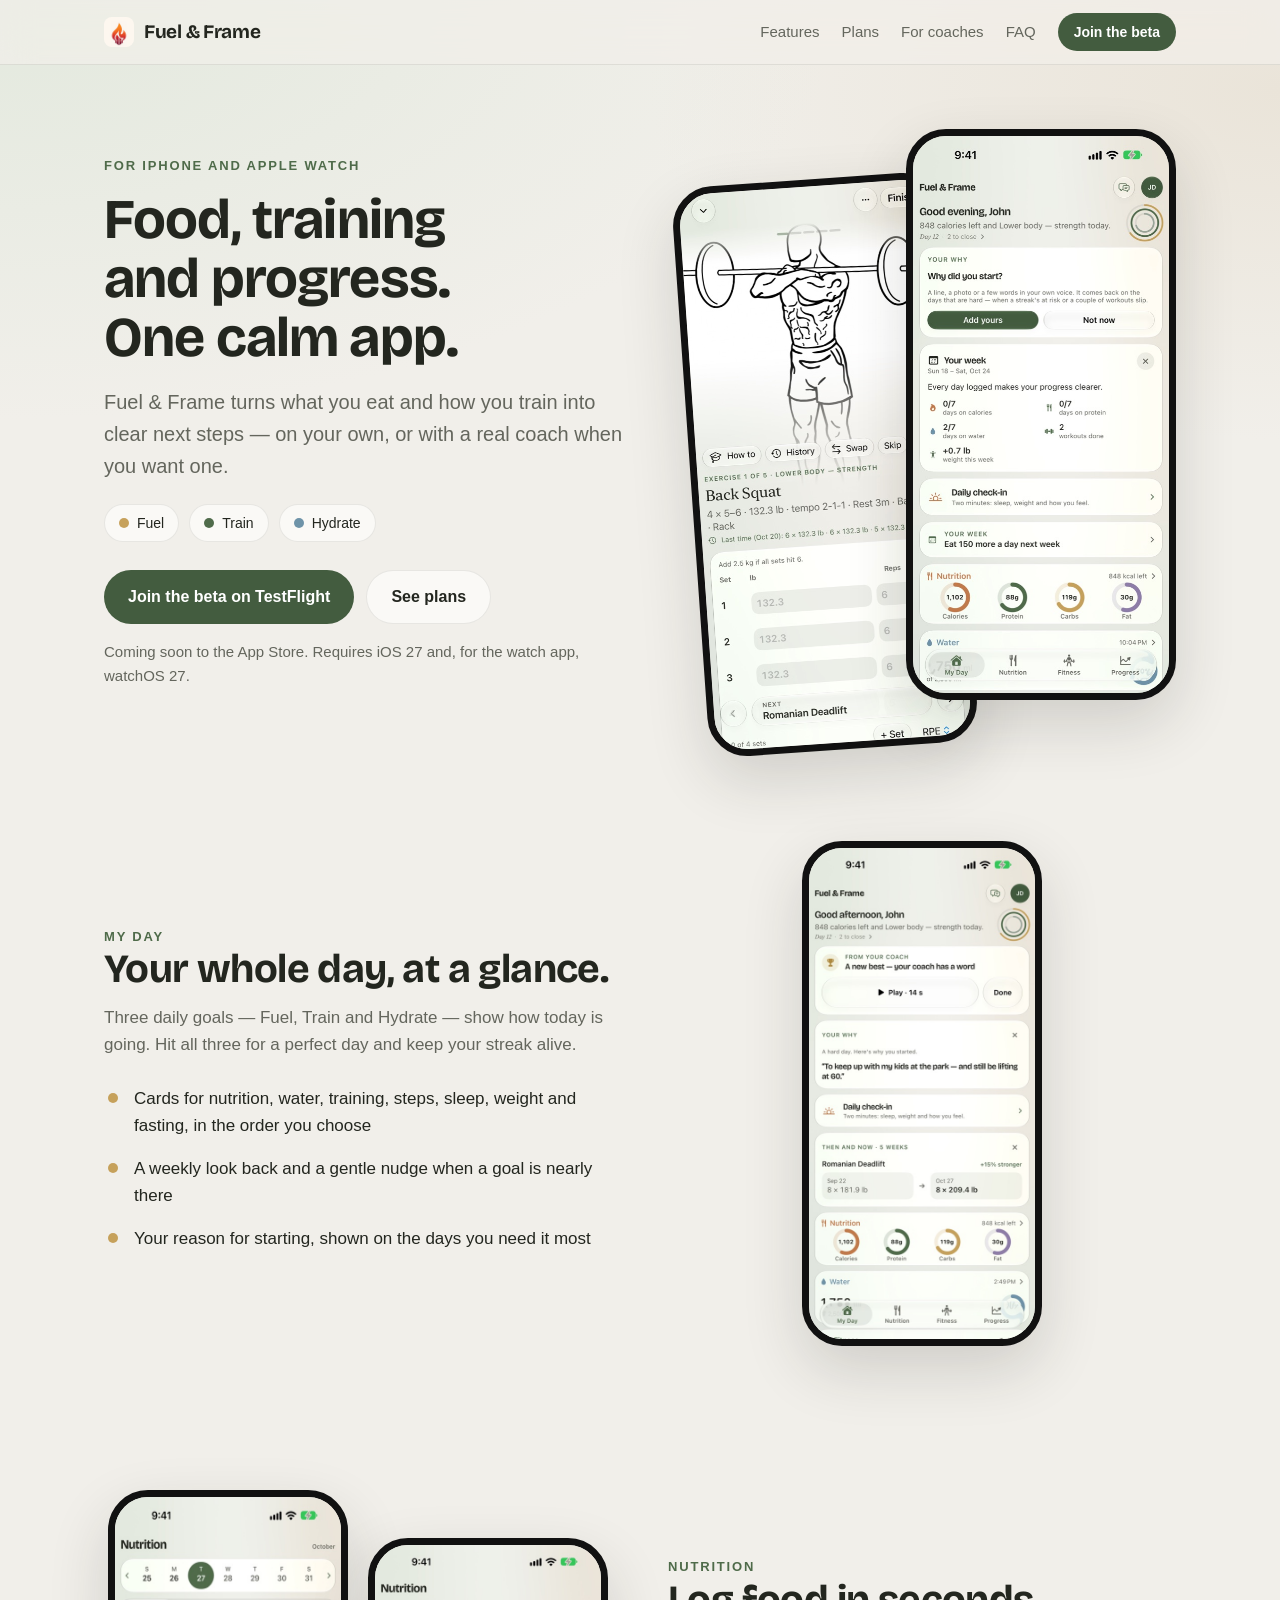
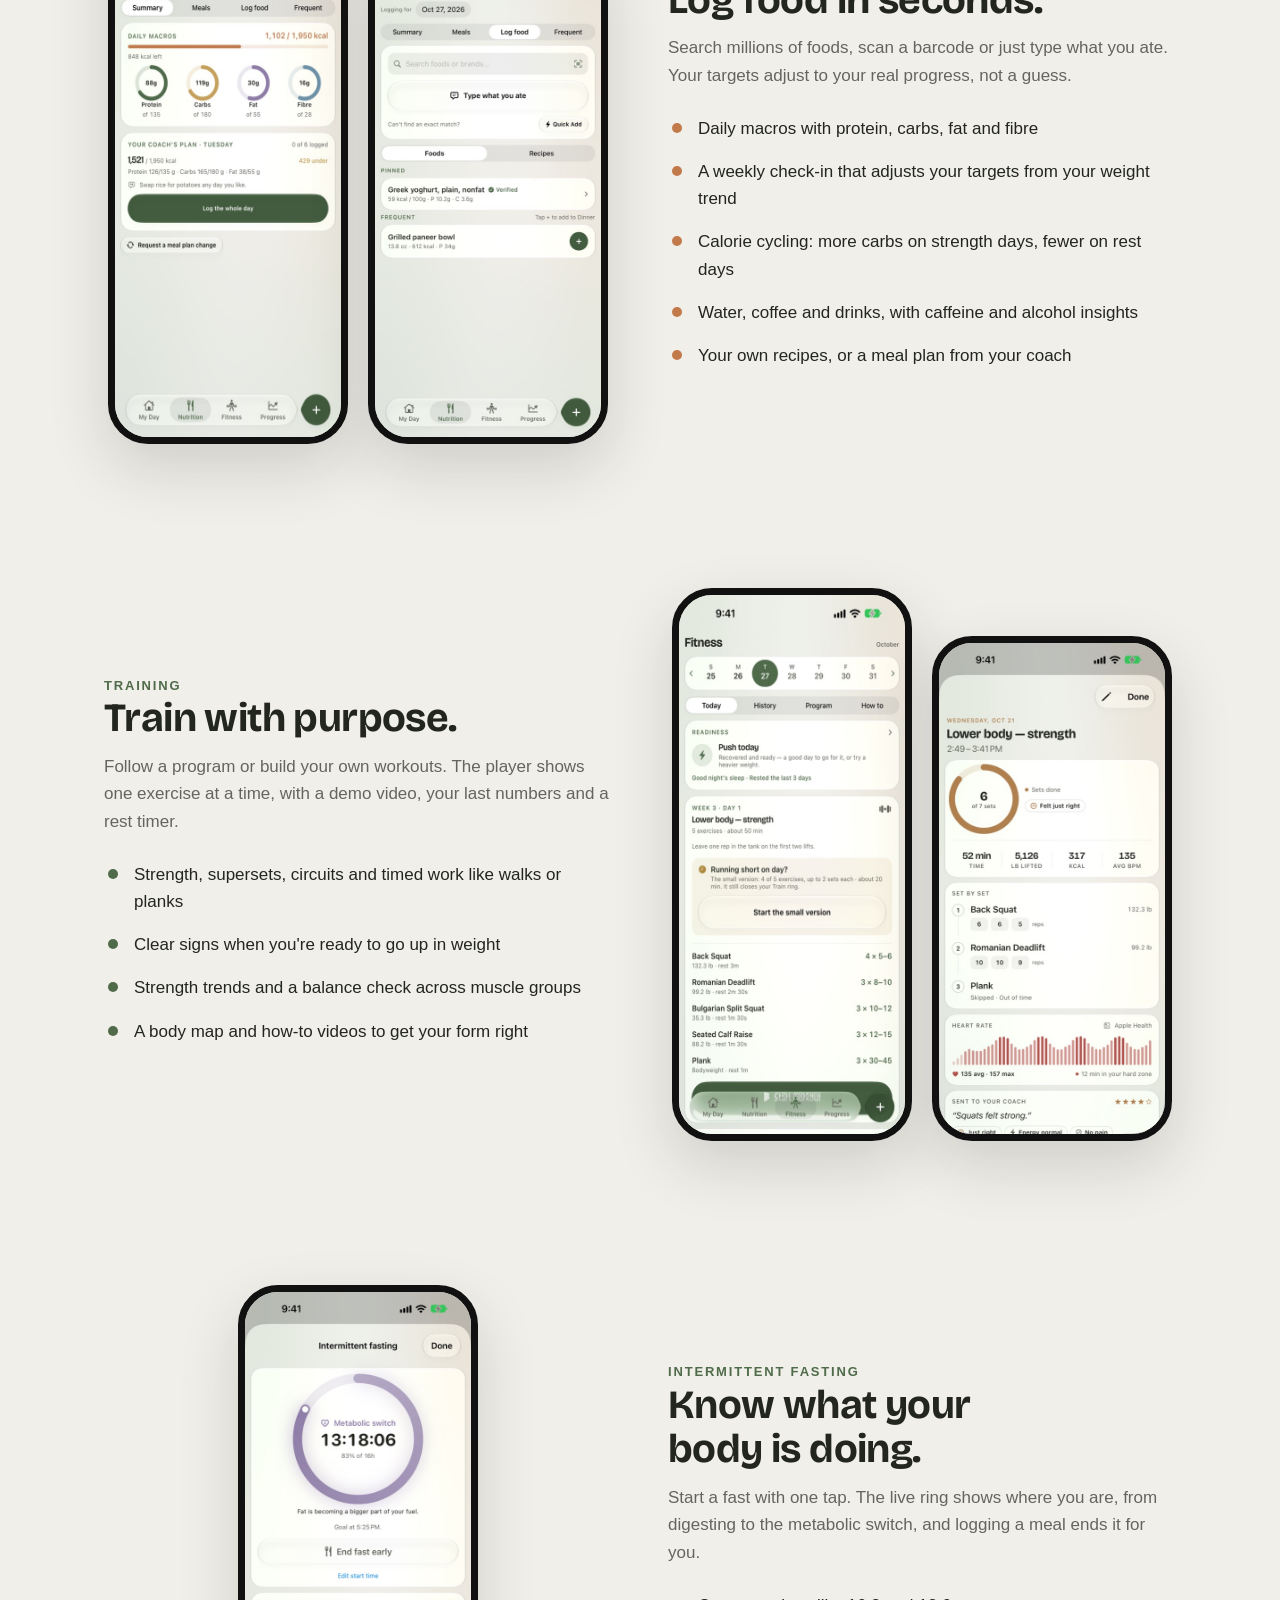
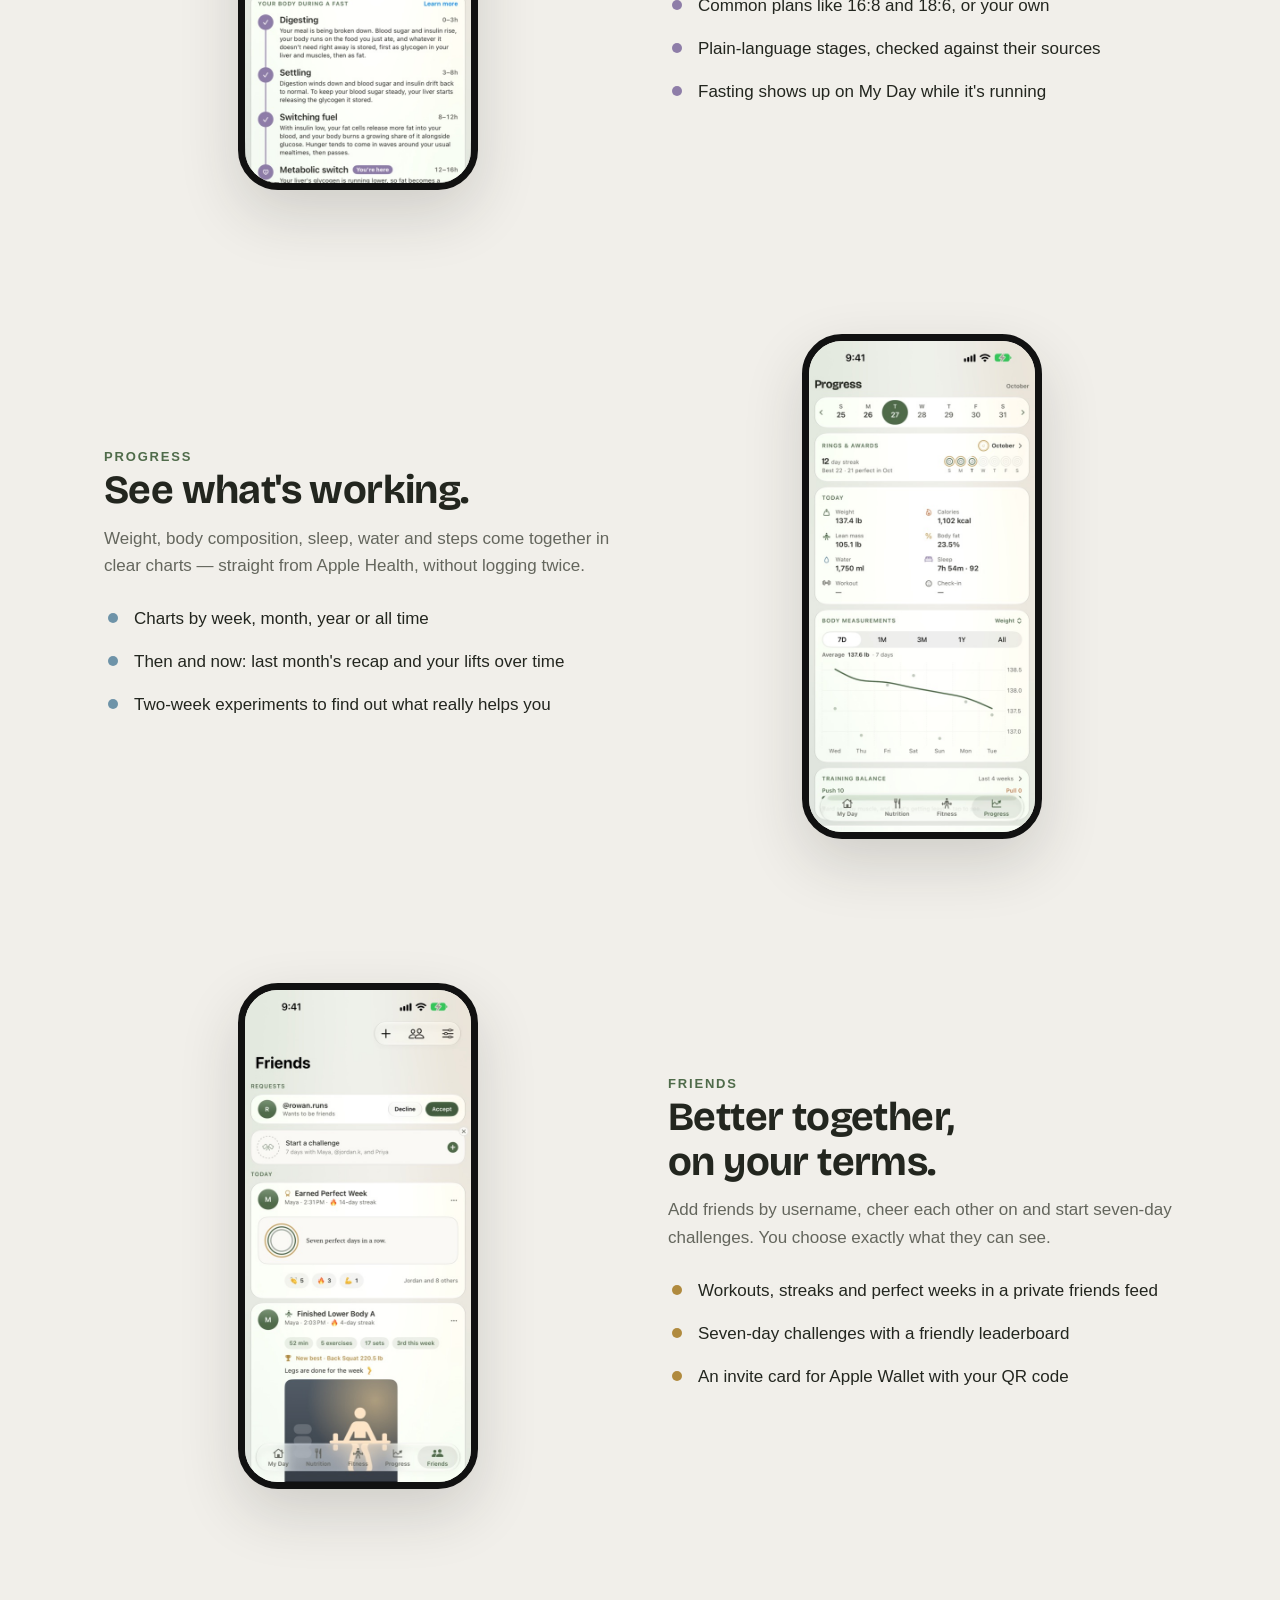
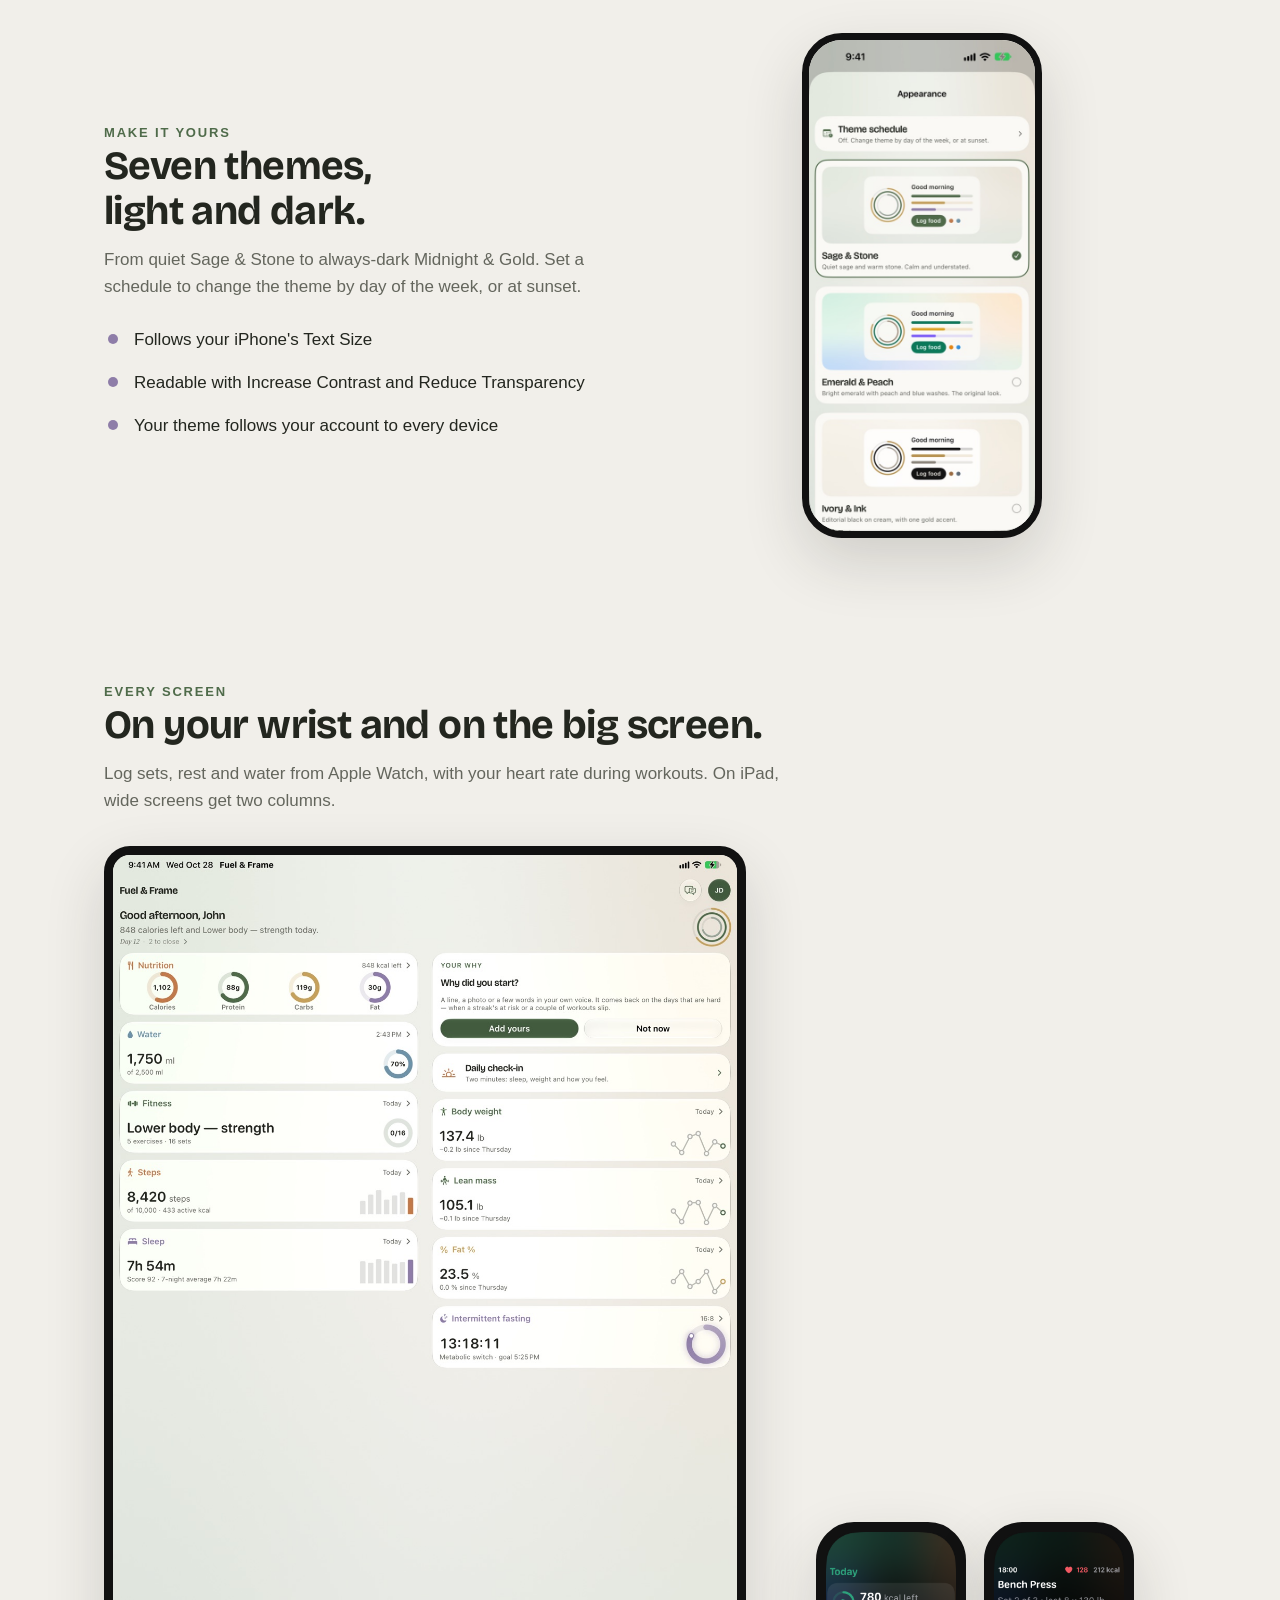
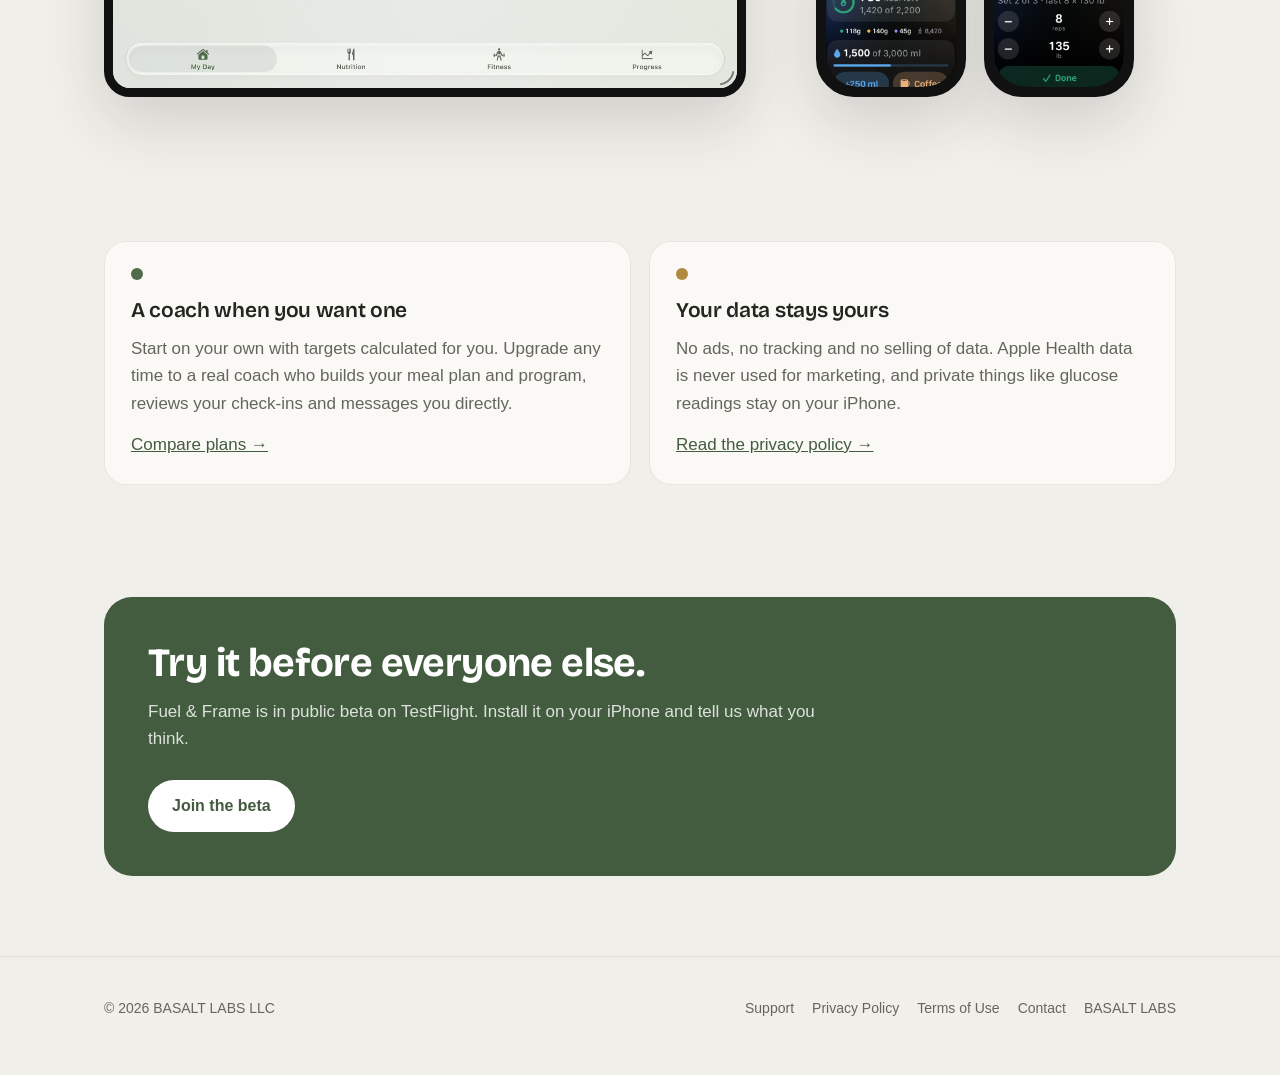
<file: index.html>
<!DOCTYPE html>
<html lang="en">
<head>
<meta charset="utf-8">
<meta name="viewport" content="width=device-width, initial-scale=1">
<title>Fuel & Frame — food, training and progress in one calm app</title>
<meta name="description" content="Fuel & Frame for iPhone and Apple Watch: log food in seconds, train with purpose and see what's working — on your own or with a real coach.">
<meta property="og:title" content="Fuel & Frame — food, training and progress in one calm app">
<meta property="og:description" content="Fuel & Frame for iPhone and Apple Watch: log food in seconds, train with purpose and see what's working — on your own or with a real coach.">
<meta property="og:image" content="/img/today.jpg">
<meta name="theme-color" content="#F1EFEA" media="(prefers-color-scheme: light)">
<meta name="theme-color" content="#1A1E19" media="(prefers-color-scheme: dark)">
<link rel="icon" href="/favicon.png">
<link rel="apple-touch-icon" href="/img/icon.png">
<link rel="stylesheet" href="/styles.css">
</head>
<body>

<header class="site">
  <div class="wrap">
    <a class="brand" href="/"><img src="/img/icon.png" alt="">Fuel &amp; Frame</a>
    <nav>
      <a href="/#features">Features</a>
      <a href="/plans/">Plans</a>
      <a href="/coaches/">For coaches</a>
      <a href="/faq/">FAQ</a>
      <a class="btn" href="https://testflight.apple.com/join/wJWjfs3D">Join the beta</a>
    </nav>
  </div>
</header>

<main>
  <div class="wrap hero">
    <div>
      <div class="eyebrow">For iPhone and Apple Watch</div>
      <h1>Food, training and progress. One calm app.</h1>
      <p class="lead">Fuel &amp; Frame turns what you eat and how you train into clear next steps — on your own, or with a real coach when you want one.</p>
      <div class="rings" aria-label="Your three daily goals">
        <span class="ring-chip"><i style="background: var(--carbs)"></i>Fuel</span>
        <span class="ring-chip"><i style="background: var(--accent)"></i>Train</span>
        <span class="ring-chip"><i style="background: var(--fiber)"></i>Hydrate</span>
      </div>
      <div class="actions">
        <a class="btn" href="https://testflight.apple.com/join/wJWjfs3D">Join the beta on TestFlight</a>
        <a class="btn ghost" href="/plans/">See plans</a>
      </div>
      <p class="muted note">Coming soon to the App Store. Requires iOS 27 and, for the watch app, watchOS 27.</p>
    </div>
    <div class="phones">
      <img class="phone" src="/img/workoutpicture.jpg" alt="The workout player: one exercise at a time with its demo and sets" loading="lazy">
      <img class="phone" src="/img/today.jpg" alt="My Day: your goals, your week and today's nutrition" loading="lazy">
    </div>
  </div>

  <div id="features"></div>
  <section>
    <div class="wrap feature">
      <div class="feature-text" style="--dot: var(--carbs)">
        <div class="eyebrow">My Day</div>
        <h2>Your whole day, at a glance.</h2>
        <p class="sub">Three daily goals — Fuel, Train and Hydrate — show how today is going. Hit all three for a perfect day and keep your streak alive.</p>
        <ul>
          <li>Cards for nutrition, water, training, steps, sleep, weight and fasting, in the order you choose</li>
          <li>A weekly look back and a gentle nudge when a goal is nearly there</li>
          <li>Your reason for starting, shown on the days you need it most</li>
        </ul>
      </div>
      <div class="feature-shots">
        <img class="phone" src="/img/why.jpg" alt="My Day with a coach note, your why and then and now" loading="lazy">
      </div>
    </div>
  </section>

  <section>
    <div class="wrap feature flip">
      <div class="feature-text" style="--dot: var(--calories)">
        <div class="eyebrow">Nutrition</div>
        <h2>Log food in seconds.</h2>
        <p class="sub">Search millions of foods, scan a barcode or just type what you ate. Your targets adjust to your real progress, not a guess.</p>
        <ul>
          <li>Daily macros with protein, carbs, fat and fibre</li>
          <li>A weekly check-in that adjusts your targets from your weight trend</li>
          <li>Calorie cycling: more carbs on strength days, fewer on rest days</li>
          <li>Water, coffee and drinks, with caffeine and alcohol insights</li>
          <li>Your own recipes, or a meal plan from your coach</li>
        </ul>
      </div>
      <div class="feature-shots">
        <img class="phone" src="/img/nutrition.jpg" alt="Nutrition summary with daily macros" loading="lazy"><img class="phone" src="/img/logfood.jpg" alt="Log food: search, type what you ate or scan" loading="lazy">
      </div>
    </div>
  </section>

  <section>
    <div class="wrap feature">
      <div class="feature-text" style="--dot: var(--accent)">
        <div class="eyebrow">Training</div>
        <h2>Train with purpose.</h2>
        <p class="sub">Follow a program or build your own workouts. The player shows one exercise at a time, with a demo video, your last numbers and a rest timer.</p>
        <ul>
          <li>Strength, supersets, circuits and timed work like walks or planks</li>
          <li>Clear signs when you're ready to go up in weight</li>
          <li>Strength trends and a balance check across muscle groups</li>
          <li>A body map and how-to videos to get your form right</li>
        </ul>
      </div>
      <div class="feature-shots">
        <img class="phone" src="/img/fitness.jpg" alt="Fitness: today's workout" loading="lazy"><img class="phone" src="/img/summary.jpg" alt="A finished workout: sets, heart rate and how it felt" loading="lazy">
      </div>
    </div>
  </section>

  <section>
    <div class="wrap feature flip">
      <div class="feature-text" style="--dot: var(--fat)">
        <div class="eyebrow">Intermittent fasting</div>
        <h2>Know what your body is doing.</h2>
        <p class="sub">Start a fast with one tap. The live ring shows where you are, from digesting to the metabolic switch, and logging a meal ends it for you.</p>
        <ul>
          <li>Common plans like 16:8 and 18:6, or your own</li>
          <li>Plain-language stages, checked against their sources</li>
          <li>Fasting shows up on My Day while it's running</li>
        </ul>
      </div>
      <div class="feature-shots">
        <img class="phone" src="/img/fasting.jpg" alt="A fast in progress, with its stages" loading="lazy">
      </div>
    </div>
  </section>

  <section>
    <div class="wrap feature">
      <div class="feature-text" style="--dot: var(--fiber)">
        <div class="eyebrow">Progress</div>
        <h2>See what's working.</h2>
        <p class="sub">Weight, body composition, sleep, water and steps come together in clear charts — straight from Apple Health, without logging twice.</p>
        <ul>
          <li>Charts by week, month, year or all time</li>
          <li>Then and now: last month's recap and your lifts over time</li>
          <li>Two-week experiments to find out what really helps you</li>
        </ul>
      </div>
      <div class="feature-shots">
        <img class="phone" src="/img/progress.jpg" alt="Progress charts" loading="lazy">
      </div>
    </div>
  </section>

  <section>
    <div class="wrap feature flip">
      <div class="feature-text" style="--dot: var(--gold)">
        <div class="eyebrow">Friends</div>
        <h2>Better together, on your terms.</h2>
        <p class="sub">Add friends by username, cheer each other on and start seven-day challenges. You choose exactly what they can see.</p>
        <ul>
          <li>Workouts, streaks and perfect weeks in a private friends feed</li>
          <li>Seven-day challenges with a friendly leaderboard</li>
          <li>An invite card for Apple Wallet with your QR code</li>
        </ul>
      </div>
      <div class="feature-shots">
        <img class="phone" src="/img/community.jpg" alt="The friends feed" loading="lazy">
      </div>
    </div>
  </section>


  <section>
    <div class="wrap feature">
      <div class="feature-text" style="--dot: var(--fat)">
        <div class="eyebrow">Make it yours</div>
        <h2>Seven themes, light and dark.</h2>
        <p class="sub">From quiet Sage &amp; Stone to always-dark Midnight &amp; Gold. Set a schedule to change the theme by day of the week, or at sunset.</p>
        <ul>
          <li>Follows your iPhone's Text Size</li>
          <li>Readable with Increase Contrast and Reduce Transparency</li>
          <li>Your theme follows your account to every device</li>
        </ul>
      </div>
      <div class="feature-shots">
        <img class="phone" src="/img/appearance.jpg" alt="Appearance: choose a theme" loading="lazy">
      </div>
    </div>
  </section>

  <section>
    <div class="wrap">
      <div class="eyebrow">Every screen</div>
      <h2>On your wrist and on the big screen.</h2>
      <p class="sub">Log sets, rest and water from Apple Watch, with your heart rate during workouts. On iPad, wide screens get two columns.</p>
      <div class="devices" style="margin-top: 32px">
        <img class="ipad" src="/img/ipad-today.jpg" alt="My Day on iPad, in two columns" loading="lazy">
        <div class="watches">
          <img class="watch" src="/img/watch-today.png" alt="Today on Apple Watch" loading="lazy">
          <img class="watch" src="/img/watch-set.png" alt="Logging a set on Apple Watch" loading="lazy">
        </div>
      </div>
    </div>
  </section>

  <section>
    <div class="wrap grid2">
      <div class="card">
        <div class="dot" style="background: var(--accent)"></div>
        <h3>A coach when you want one</h3>
        <p class="sub">Start on your own with targets calculated for you. Upgrade any time to a real coach who builds your meal plan and program, reviews your check-ins and messages you directly.</p>
        <a href="/plans/">Compare plans →</a>
      </div>
      <div class="card">
        <div class="dot" style="background: var(--gold)"></div>
        <h3>Your data stays yours</h3>
        <p class="sub">No ads, no tracking and no selling of data. Apple Health data is never used for marketing, and private things like glucose readings stay on your iPhone.</p>
        <a href="/privacy/">Read the privacy policy →</a>
      </div>
    </div>
  </section>

  <section class="tight">
    <div class="wrap">
      <div class="band accent">
        <h2>Try it before everyone else.</h2>
        <p class="sub">Fuel &amp; Frame is in public beta on TestFlight. Install it on your iPhone and tell us what you think.</p>
        <div class="actions"><a class="btn" href="https://testflight.apple.com/join/wJWjfs3D">Join the beta</a></div>
      </div>
    </div>
  </section>
</main>

<footer class="site">
  <div class="wrap">
    <span>© 2026 BASALT LABS LLC</span>
    <span><a href="/support/">Support</a><a href="/privacy/">Privacy Policy</a><a href="/terms/">Terms of Use</a><a href="mailto:hello@basaltlabsapps.com">Contact</a><a href="https://www.basaltlabsapps.com">BASALT LABS</a></span>
  </div>
</footer>

</body>
</html>
</file>
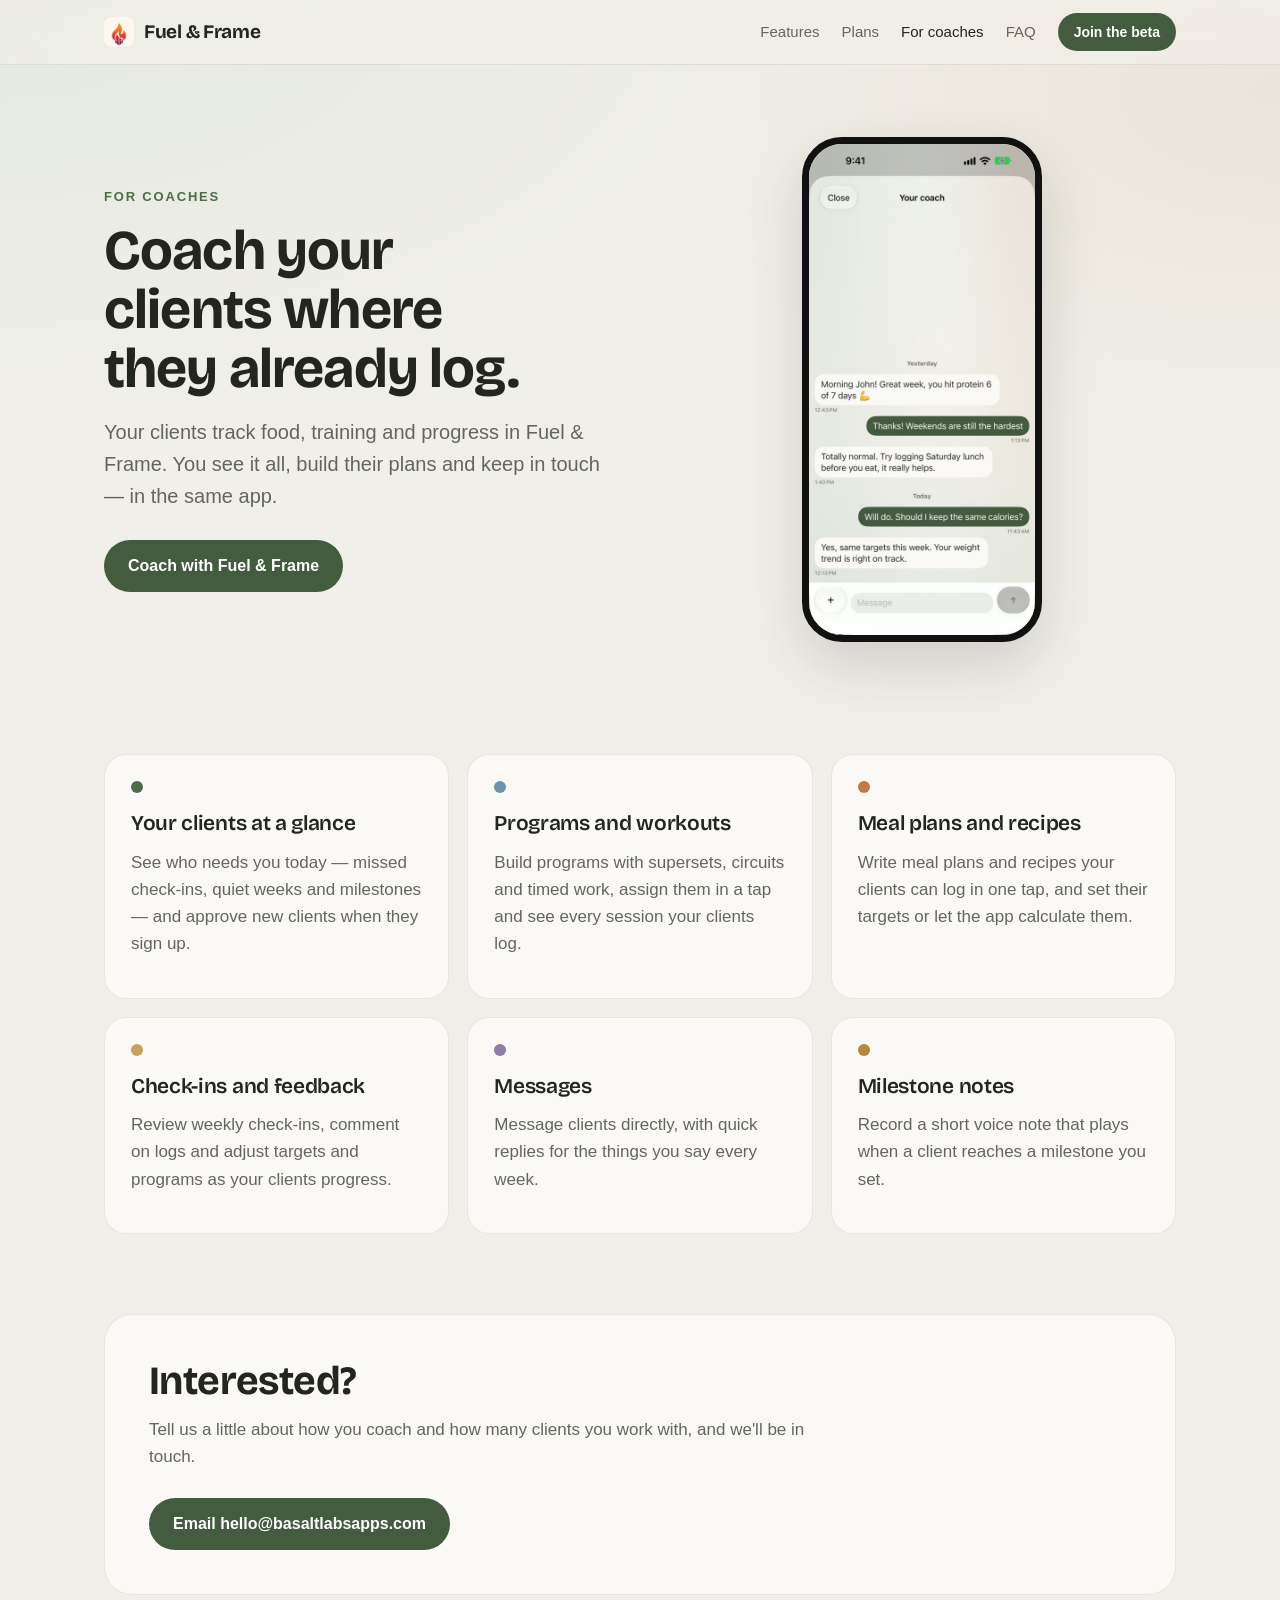
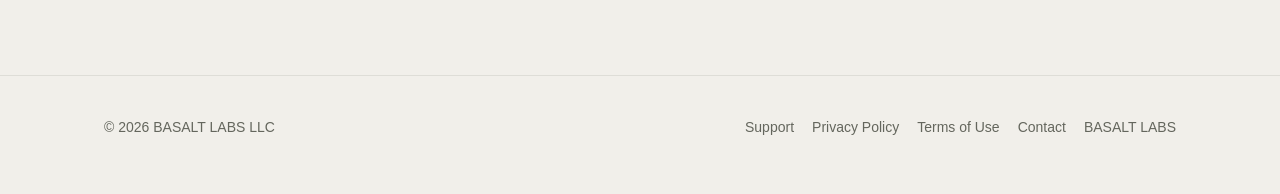
<file: coaches/index.html>
<!DOCTYPE html>
<html lang="en">
<head>
<meta charset="utf-8">
<meta name="viewport" content="width=device-width, initial-scale=1">
<title>For coaches — Fuel & Frame</title>
<meta name="description" content="Coach your clients in Fuel & Frame: programs, meal plans, check-ins and messages, where your clients already log.">
<meta property="og:title" content="For coaches — Fuel & Frame">
<meta property="og:description" content="Coach your clients in Fuel & Frame: programs, meal plans, check-ins and messages, where your clients already log.">
<meta property="og:image" content="/img/today.jpg">
<meta name="theme-color" content="#F1EFEA" media="(prefers-color-scheme: light)">
<meta name="theme-color" content="#1A1E19" media="(prefers-color-scheme: dark)">
<link rel="icon" href="/favicon.png">
<link rel="apple-touch-icon" href="/img/icon.png">
<link rel="stylesheet" href="/styles.css">
</head>
<body>

<header class="site">
  <div class="wrap">
    <a class="brand" href="/"><img src="/img/icon.png" alt="">Fuel &amp; Frame</a>
    <nav>
      <a href="/#features">Features</a>
      <a href="/plans/">Plans</a>
      <a href="/coaches/" aria-current="page">For coaches</a>
      <a href="/faq/">FAQ</a>
      <a class="btn" href="https://testflight.apple.com/join/wJWjfs3D">Join the beta</a>
    </nav>
  </div>
</header>

<main>
  <section>
    <div class="wrap feature">
      <div class="feature-text">
        <div class="eyebrow">For coaches</div>
        <h1>Coach your clients where they already log.</h1>
        <p class="lead">Your clients track food, training and progress in Fuel &amp; Frame. You see it all, build their plans and keep in touch — in the same app.</p>
        <div class="actions"><a class="btn" href="mailto:hello@basaltlabsapps.com?subject=Coaching%20with%20Fuel%20%26%20Frame">Coach with Fuel &amp; Frame</a></div>
      </div>
      <div class="feature-shots"><img class="phone" src="/img/messages.jpg" alt="Messages between a client and their coach" loading="lazy"></div>
    </div>
  </section>
  <section class="tight">
    <div class="wrap grid3">
      <div class="card"><div class="dot" style="background: var(--accent)"></div><h3>Your clients at a glance</h3><p class="sub">See who needs you today — missed check-ins, quiet weeks and milestones — and approve new clients when they sign up.</p></div>
      <div class="card"><div class="dot" style="background: var(--fiber)"></div><h3>Programs and workouts</h3><p class="sub">Build programs with supersets, circuits and timed work, assign them in a tap and see every session your clients log.</p></div>
      <div class="card"><div class="dot" style="background: var(--calories)"></div><h3>Meal plans and recipes</h3><p class="sub">Write meal plans and recipes your clients can log in one tap, and set their targets or let the app calculate them.</p></div>
      <div class="card"><div class="dot" style="background: var(--carbs)"></div><h3>Check-ins and feedback</h3><p class="sub">Review weekly check-ins, comment on logs and adjust targets and programs as your clients progress.</p></div>
      <div class="card"><div class="dot" style="background: var(--fat)"></div><h3>Messages</h3><p class="sub">Message clients directly, with quick replies for the things you say every week.</p></div>
      <div class="card"><div class="dot" style="background: var(--gold)"></div><h3>Milestone notes</h3><p class="sub">Record a short voice note that plays when a client reaches a milestone you set.</p></div>
    </div>
  </section>
  <section class="tight">
    <div class="wrap">
      <div class="band">
        <h2>Interested?</h2>
        <p class="sub">Tell us a little about how you coach and how many clients you work with, and we'll be in touch.</p>
        <div class="actions"><a class="btn" href="mailto:hello@basaltlabsapps.com?subject=Coaching%20with%20Fuel%20%26%20Frame">Email hello@basaltlabsapps.com</a></div>
      </div>
    </div>
  </section>
</main>

<footer class="site">
  <div class="wrap">
    <span>© 2026 BASALT LABS LLC</span>
    <span><a href="/support/">Support</a><a href="/privacy/">Privacy Policy</a><a href="/terms/">Terms of Use</a><a href="mailto:hello@basaltlabsapps.com">Contact</a><a href="https://www.basaltlabsapps.com">BASALT LABS</a></span>
  </div>
</footer>

</body>
</html>
</file>
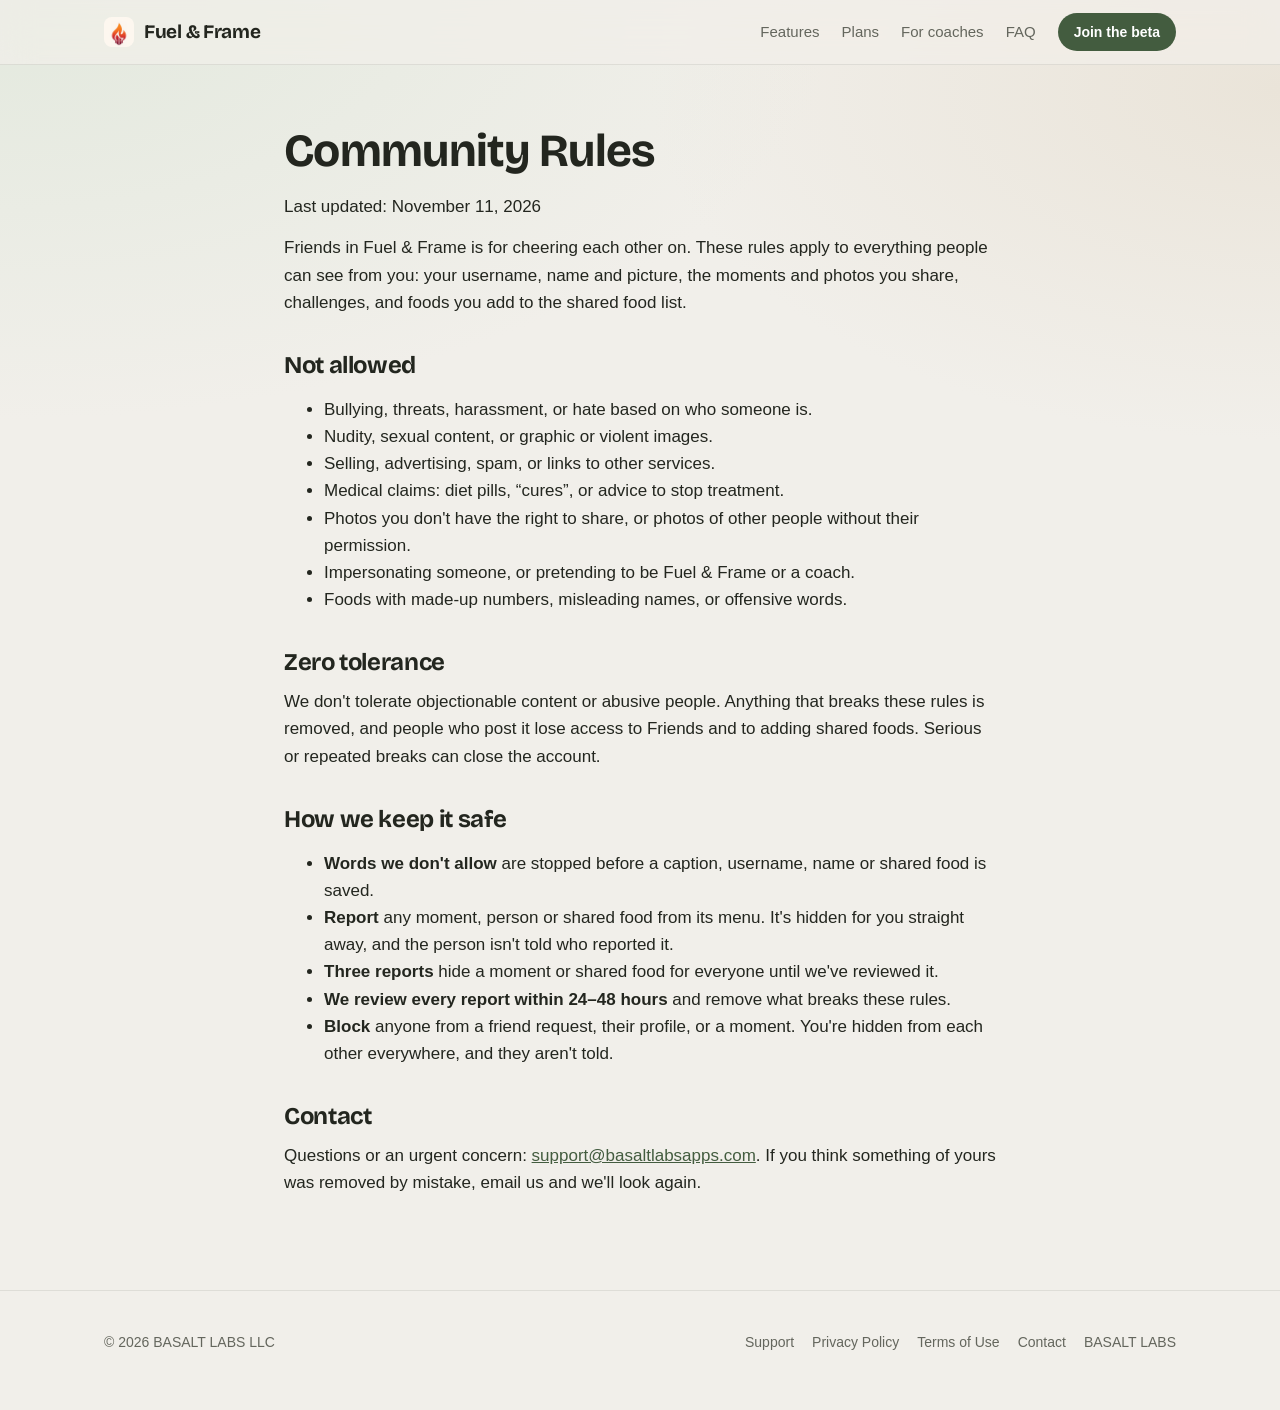
<file: community/index.html>
<!DOCTYPE html>
<html lang="en">
<head>
<meta charset="utf-8">
<meta name="viewport" content="width=device-width, initial-scale=1">
<title>Community Rules — Fuel & Frame</title>
<meta name="description" content="What's allowed in Fuel & Frame's friends features, and how reports are handled.">
<meta property="og:title" content="Community Rules — Fuel & Frame">
<meta property="og:description" content="What's allowed in Fuel & Frame's friends features, and how reports are handled.">
<meta property="og:image" content="/img/today.jpg">
<meta name="theme-color" content="#F1EFEA" media="(prefers-color-scheme: light)">
<meta name="theme-color" content="#1A1E19" media="(prefers-color-scheme: dark)">
<link rel="icon" href="/favicon.png">
<link rel="apple-touch-icon" href="/img/icon.png">
<link rel="stylesheet" href="/styles.css">
</head>
<body>

<header class="site">
  <div class="wrap">
    <a class="brand" href="/"><img src="/img/icon.png" alt="">Fuel &amp; Frame</a>
    <nav>
      <a href="/#features">Features</a>
      <a href="/plans/">Plans</a>
      <a href="/coaches/">For coaches</a>
      <a href="/faq/">FAQ</a>
      <a class="btn" href="https://testflight.apple.com/join/wJWjfs3D">Join the beta</a>
    </nav>
  </div>
</header>

<main class="wrap doc">
  <h1>Community Rules</h1>
  <p class="updated">Last updated: November 11, 2026</p>
  <p>Friends in Fuel &amp; Frame is for cheering each other on. These rules apply to everything people can see from you: your username, name and picture, the moments and photos you share, challenges, and foods you add to the shared food list.</p>

  <h2>Not allowed</h2>
  <ul>
    <li>Bullying, threats, harassment, or hate based on who someone is.</li>
    <li>Nudity, sexual content, or graphic or violent images.</li>
    <li>Selling, advertising, spam, or links to other services.</li>
    <li>Medical claims: diet pills, &ldquo;cures&rdquo;, or advice to stop treatment.</li>
    <li>Photos you don't have the right to share, or photos of other people without their permission.</li>
    <li>Impersonating someone, or pretending to be Fuel &amp; Frame or a coach.</li>
    <li>Foods with made-up numbers, misleading names, or offensive words.</li>
  </ul>

  <h2>Zero tolerance</h2>
  <p>We don't tolerate objectionable content or abusive people. Anything that breaks these rules is removed, and people who post it lose access to Friends and to adding shared foods. Serious or repeated breaks can close the account.</p>

  <h2>How we keep it safe</h2>
  <ul>
    <li><strong>Words we don't allow</strong> are stopped before a caption, username, name or shared food is saved.</li>
    <li><strong>Report</strong> any moment, person or shared food from its menu. It's hidden for you straight away, and the person isn't told who reported it.</li>
    <li><strong>Three reports</strong> hide a moment or shared food for everyone until we've reviewed it.</li>
    <li><strong>We review every report within 24&ndash;48 hours</strong> and remove what breaks these rules.</li>
    <li><strong>Block</strong> anyone from a friend request, their profile, or a moment. You're hidden from each other everywhere, and they aren't told.</li>
  </ul>

  <h2>Contact</h2>
  <p>Questions or an urgent concern: <a href="mailto:support@basaltlabsapps.com">support@basaltlabsapps.com</a>. If you think something of yours was removed by mistake, email us and we'll look again.</p>
</main>

<footer class="site">
  <div class="wrap">
    <span>© 2026 BASALT LABS LLC</span>
    <span><a href="/support/">Support</a><a href="/privacy/">Privacy Policy</a><a href="/terms/">Terms of Use</a><a href="mailto:hello@basaltlabsapps.com">Contact</a><a href="https://www.basaltlabsapps.com">BASALT LABS</a></span>
  </div>
</footer>

</body>
</html>
</file>
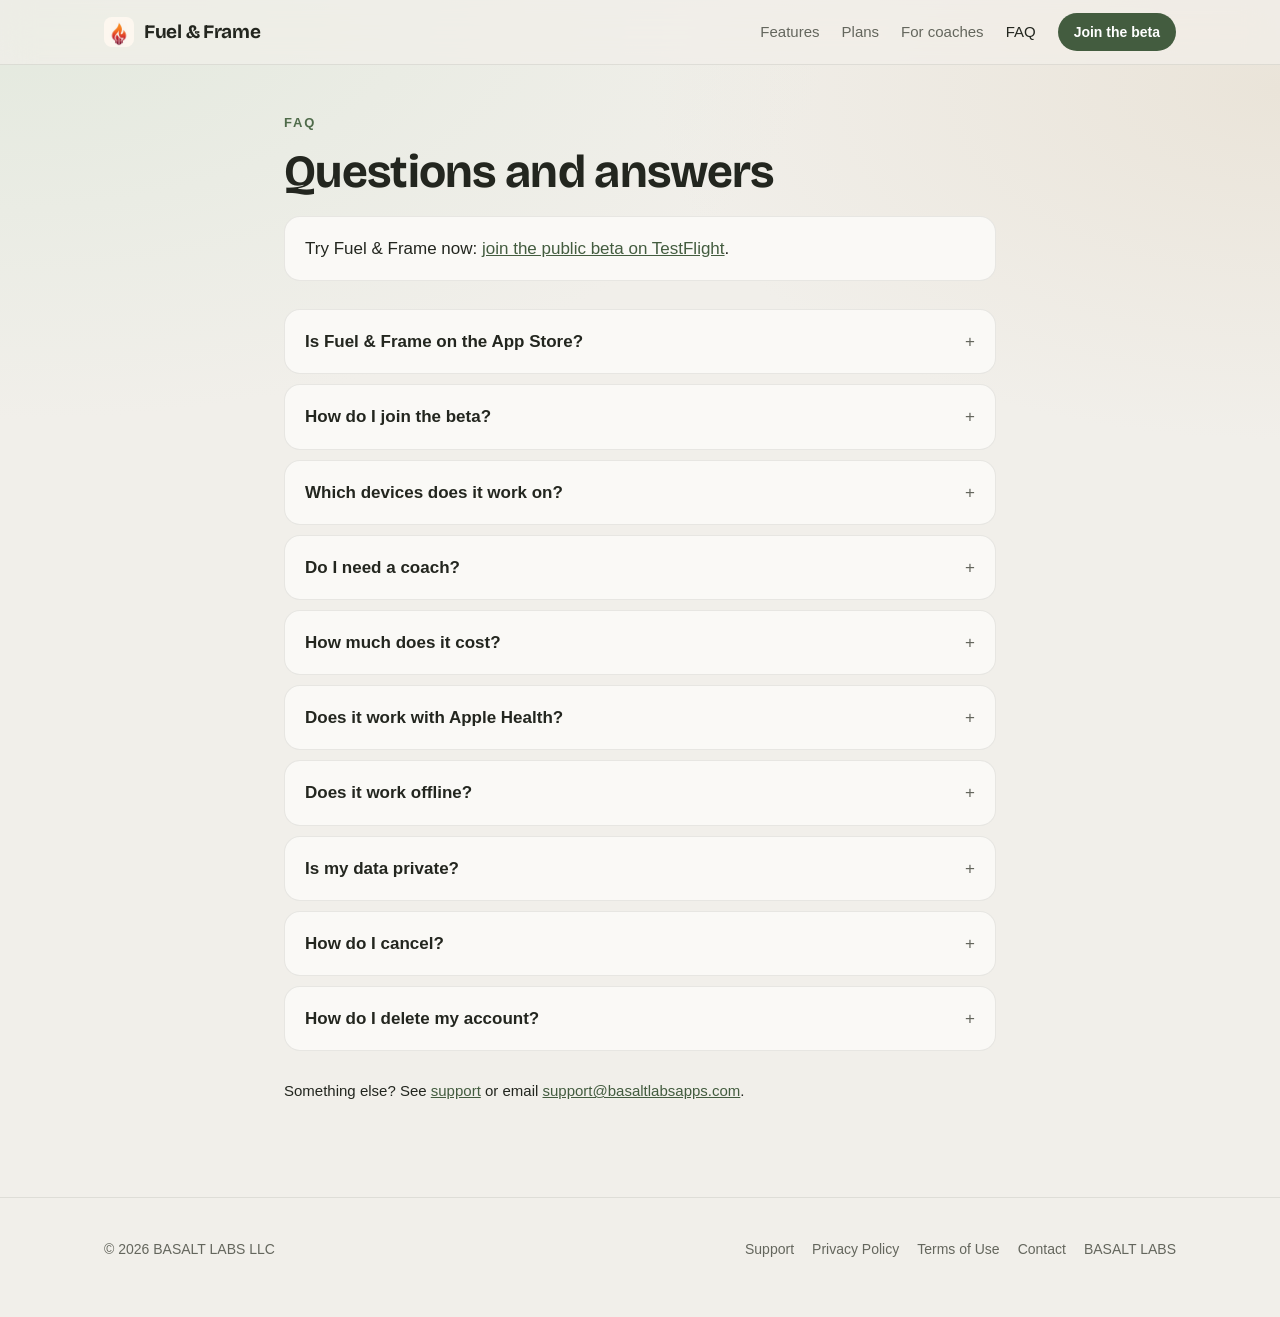
<file: faq/index.html>
<!DOCTYPE html>
<html lang="en">
<head>
<meta charset="utf-8">
<meta name="viewport" content="width=device-width, initial-scale=1">
<title>FAQ — Fuel & Frame</title>
<meta name="description" content="Questions and answers about Fuel & Frame: the beta, devices, plans, Apple Health, privacy and your account.">
<meta property="og:title" content="FAQ — Fuel & Frame">
<meta property="og:description" content="Questions and answers about Fuel & Frame: the beta, devices, plans, Apple Health, privacy and your account.">
<meta property="og:image" content="/img/today.jpg">
<meta name="theme-color" content="#F1EFEA" media="(prefers-color-scheme: light)">
<meta name="theme-color" content="#1A1E19" media="(prefers-color-scheme: dark)">
<link rel="icon" href="/favicon.png">
<link rel="apple-touch-icon" href="/img/icon.png">
<link rel="stylesheet" href="/styles.css">
</head>
<body>

<header class="site">
  <div class="wrap">
    <a class="brand" href="/"><img src="/img/icon.png" alt="">Fuel &amp; Frame</a>
    <nav>
      <a href="/#features">Features</a>
      <a href="/plans/">Plans</a>
      <a href="/coaches/">For coaches</a>
      <a href="/faq/" aria-current="page">FAQ</a>
      <a class="btn" href="https://testflight.apple.com/join/wJWjfs3D">Join the beta</a>
    </nav>
  </div>
</header>

<main class="wrap doc">
  <div class="eyebrow">FAQ</div>
  <h1>Questions and answers</h1>
  <div class="callout">Try Fuel &amp; Frame now: <a href="https://testflight.apple.com/join/wJWjfs3D">join the public beta on TestFlight</a>.</div>
      <details><summary>Is Fuel &amp; Frame on the App Store?</summary><p>Not yet — it's in public beta. <a href="https://testflight.apple.com/join/wJWjfs3D">Join the beta on TestFlight</a> to try it now; the App Store release is coming soon.</p></details>
      <details><summary>How do I join the beta?</summary><p>Open <a href="https://testflight.apple.com/join/wJWjfs3D">the TestFlight link</a> on your iPhone, install TestFlight if you don't have it, then tap Accept and Install. You can send feedback from inside TestFlight or the app.</p></details>
      <details><summary>Which devices does it work on?</summary><p>iPhone with iOS 27 or later, and Apple Watch with watchOS 27 for the watch app. It also runs on iPad, where wide screens get two columns.</p></details>
      <details><summary>Do I need a coach?</summary><p>No. App Access is the full app on your own, with targets calculated for you. You can add a coach later — see <a href="/plans/">plans</a>.</p></details>
      <details><summary>How much does it cost?</summary><p>App Access is $14.99 a month; coached plans start at $24.99. See <a href="/plans/">plans</a> for everything each one includes.</p></details>
      <details><summary>Does it work with Apple Health?</summary><p>Yes. Weight, body composition, sleep, steps, workouts and heart rate come in from Apple Health, and what you log can be saved back to it. You choose what to share.</p></details>
      <details><summary>Does it work offline?</summary><p>Yes. Everything you log is saved on your iPhone and sent as soon as you're back online.</p></details>
      <details><summary>Is my data private?</summary><p>Yes. There are no ads and no tracking, and we never sell your data. Glucose readings never leave your iPhone. Read the <a href="/privacy/">privacy policy</a>.</p></details>
      <details><summary>How do I cancel?</summary><p>Subscriptions are billed by Apple. On your iPhone, go to Settings → your name → Subscriptions → Fuel &amp; Frame. Your history stays in your account.</p></details>
      <details><summary>How do I delete my account?</summary><p>In the app, go to Profile → Delete Account. If you can't sign in, email <a href="mailto:privacy@basaltlabsapps.com">privacy@basaltlabsapps.com</a>.</p></details>
  <p class="muted" style="margin-top: 28px">Something else? See <a href="/support/">support</a> or email <a href="mailto:support@basaltlabsapps.com">support@basaltlabsapps.com</a>.</p>
</main>

<footer class="site">
  <div class="wrap">
    <span>© 2026 BASALT LABS LLC</span>
    <span><a href="/support/">Support</a><a href="/privacy/">Privacy Policy</a><a href="/terms/">Terms of Use</a><a href="mailto:hello@basaltlabsapps.com">Contact</a><a href="https://www.basaltlabsapps.com">BASALT LABS</a></span>
  </div>
</footer>

</body>
</html>
</file>
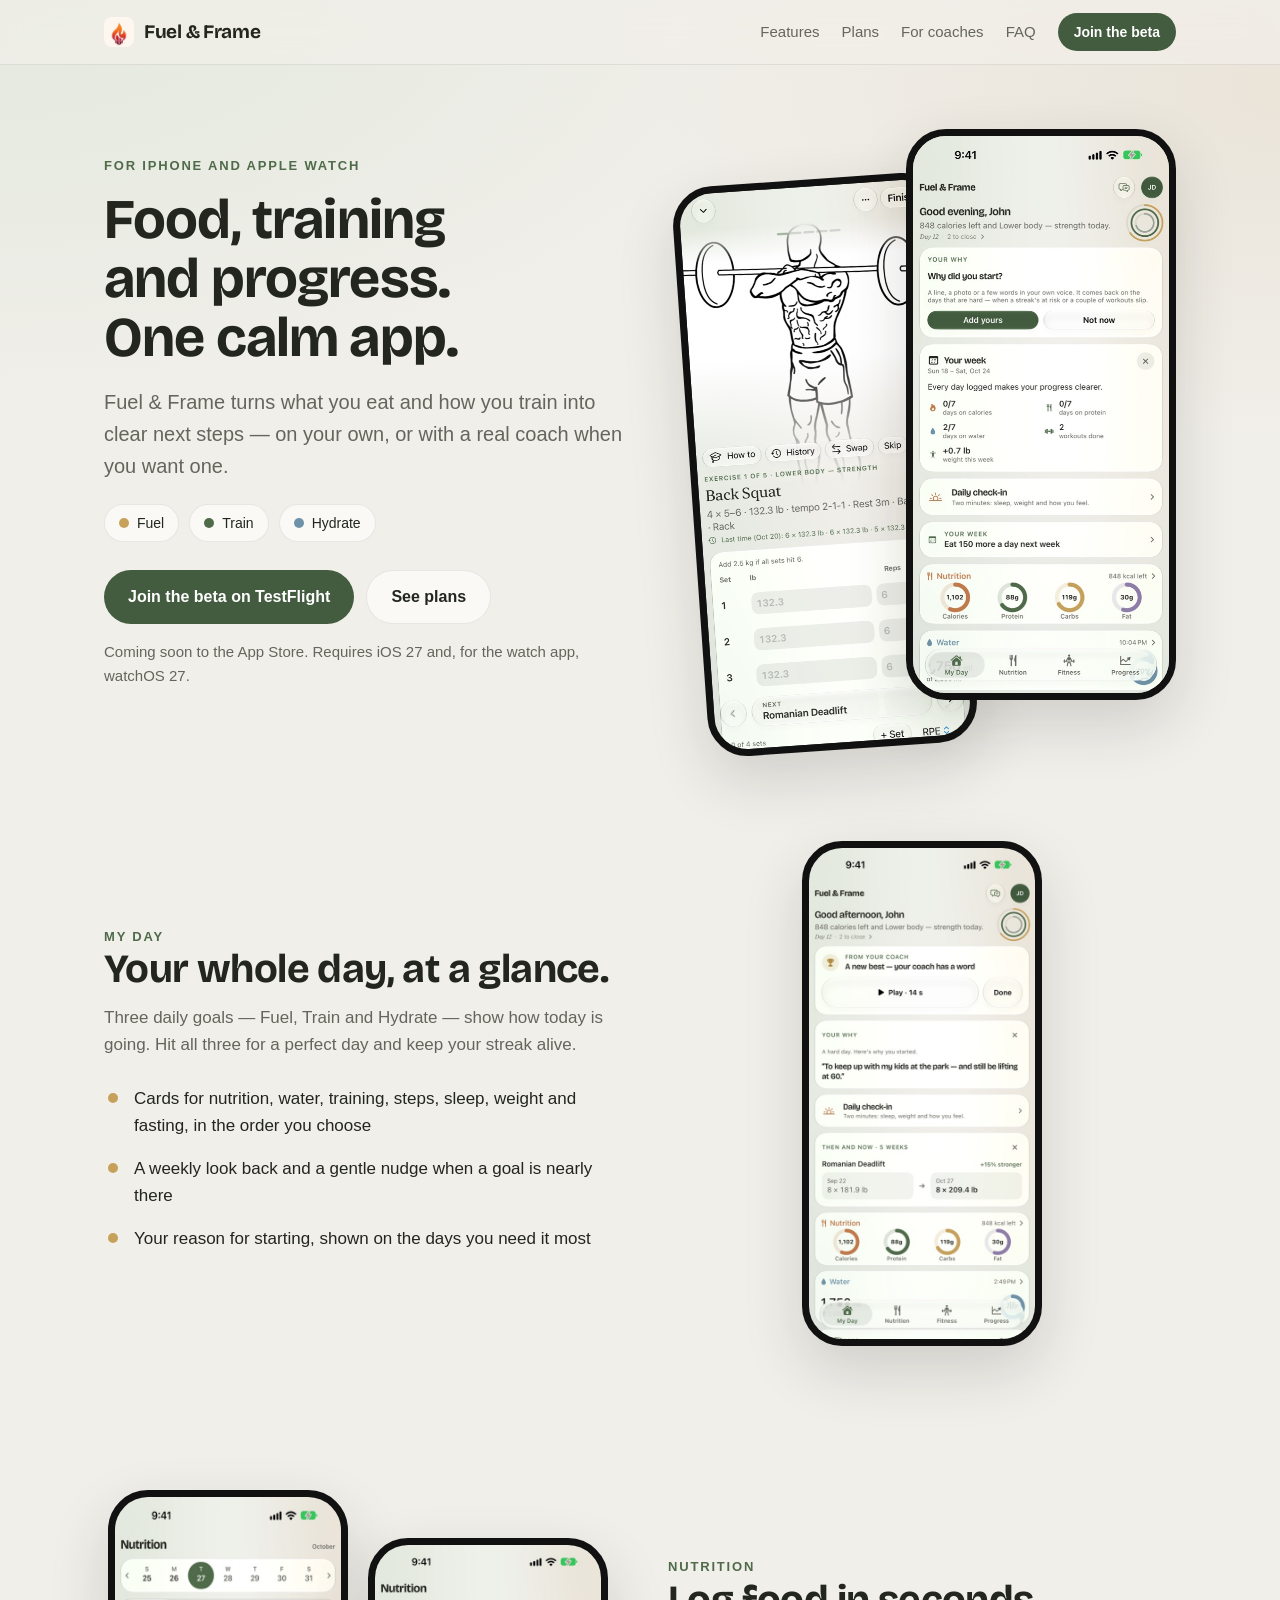
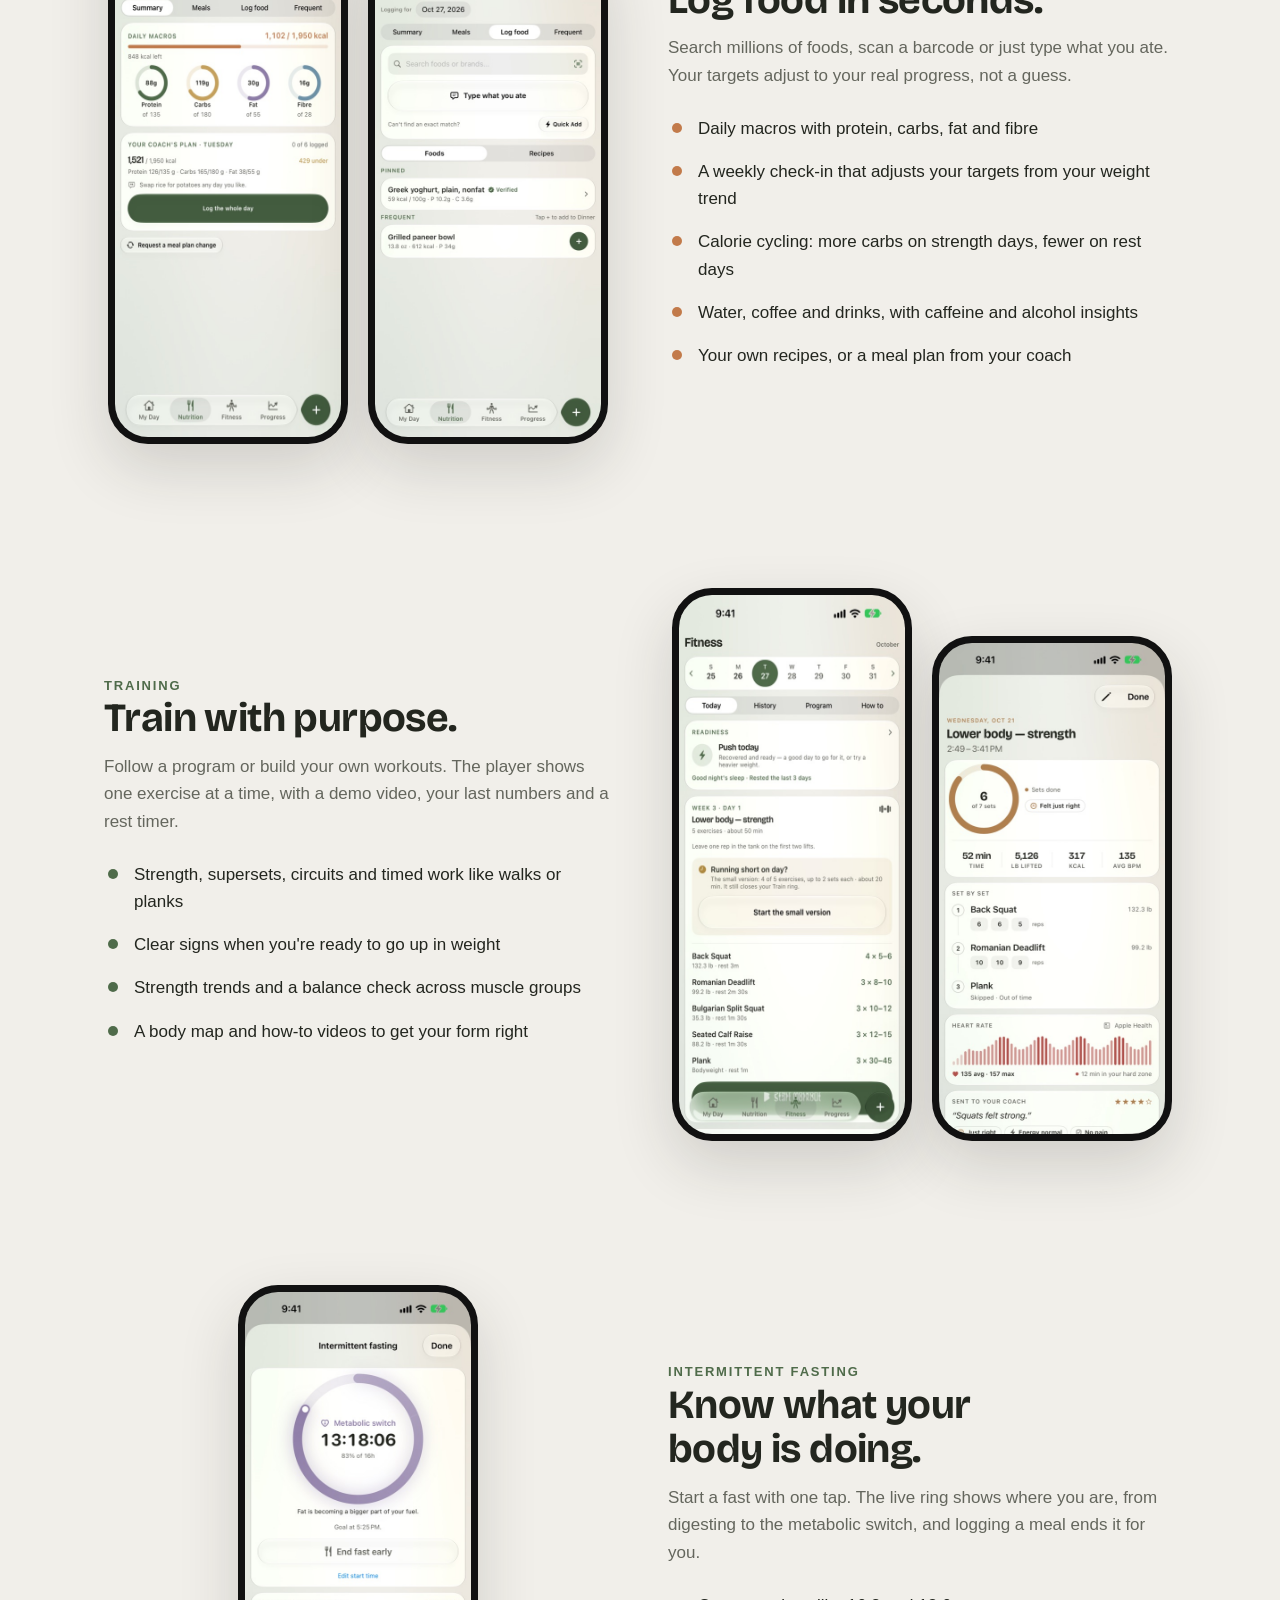
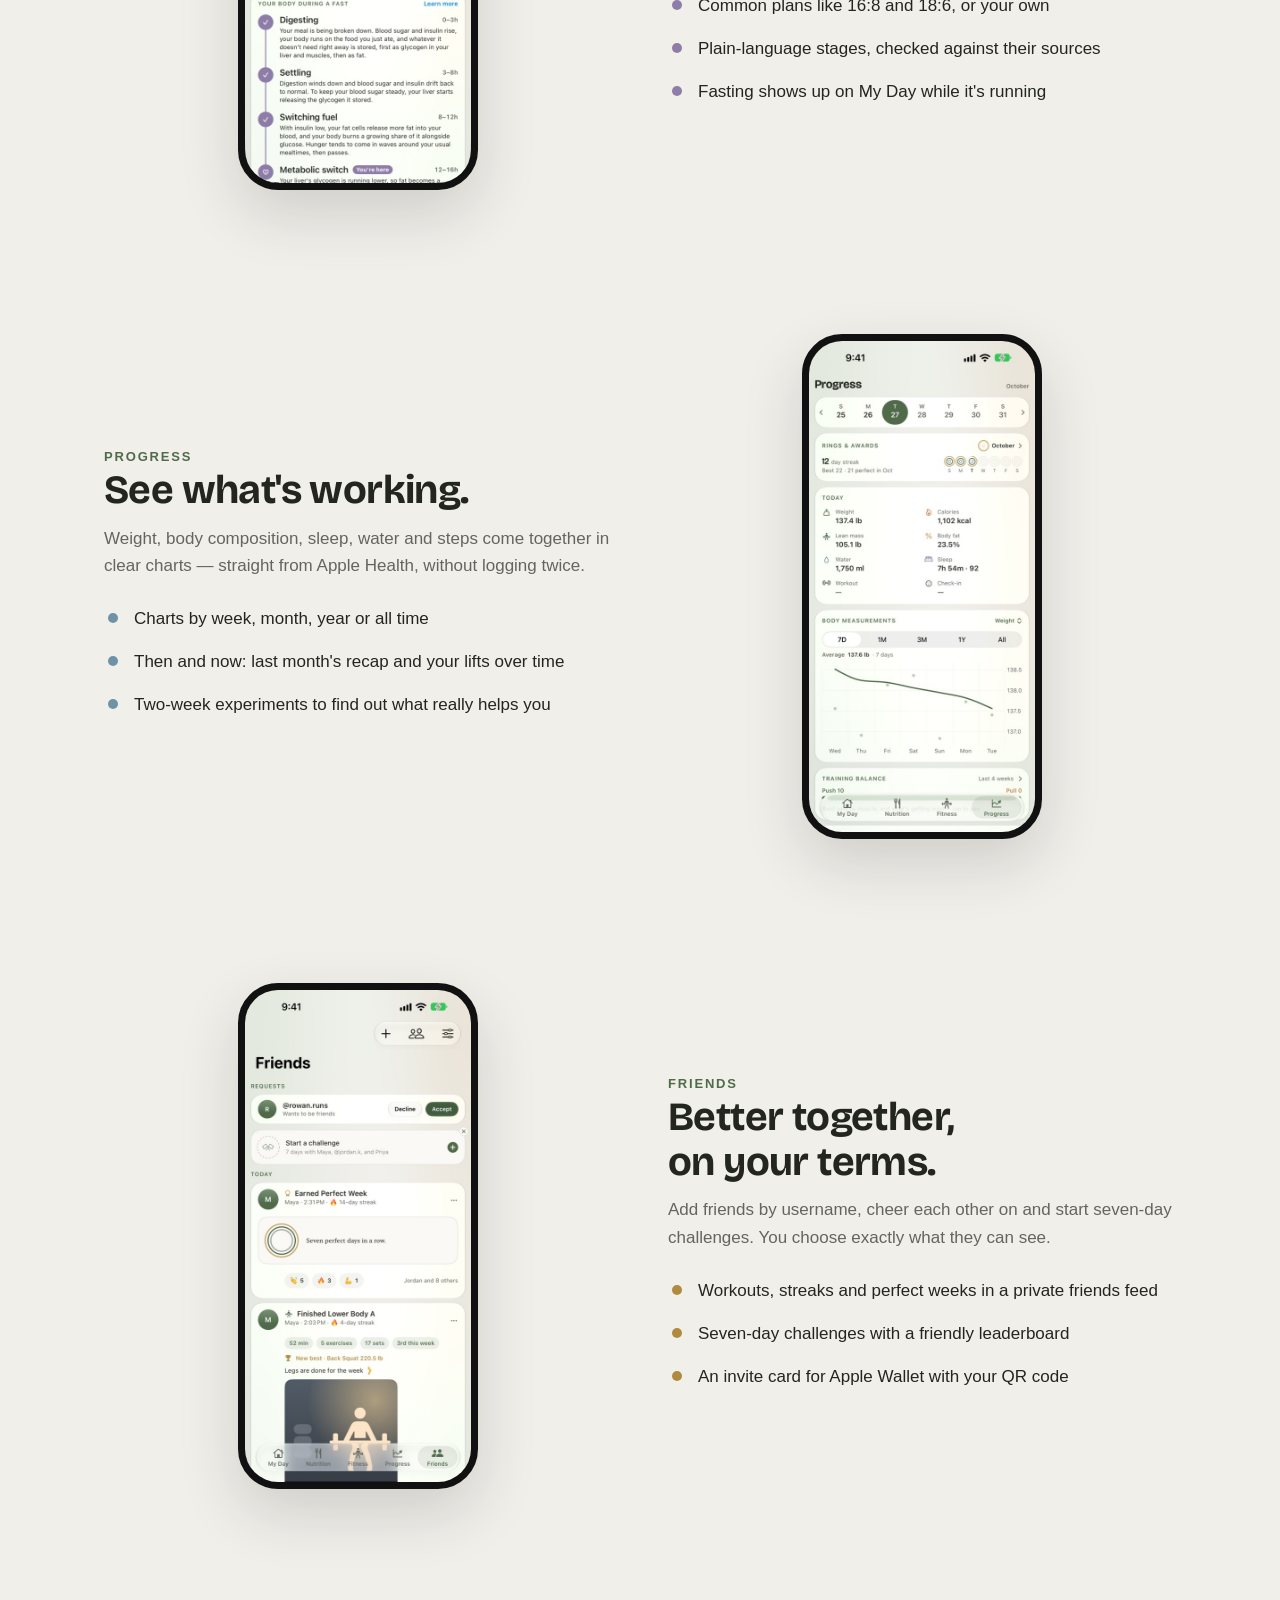
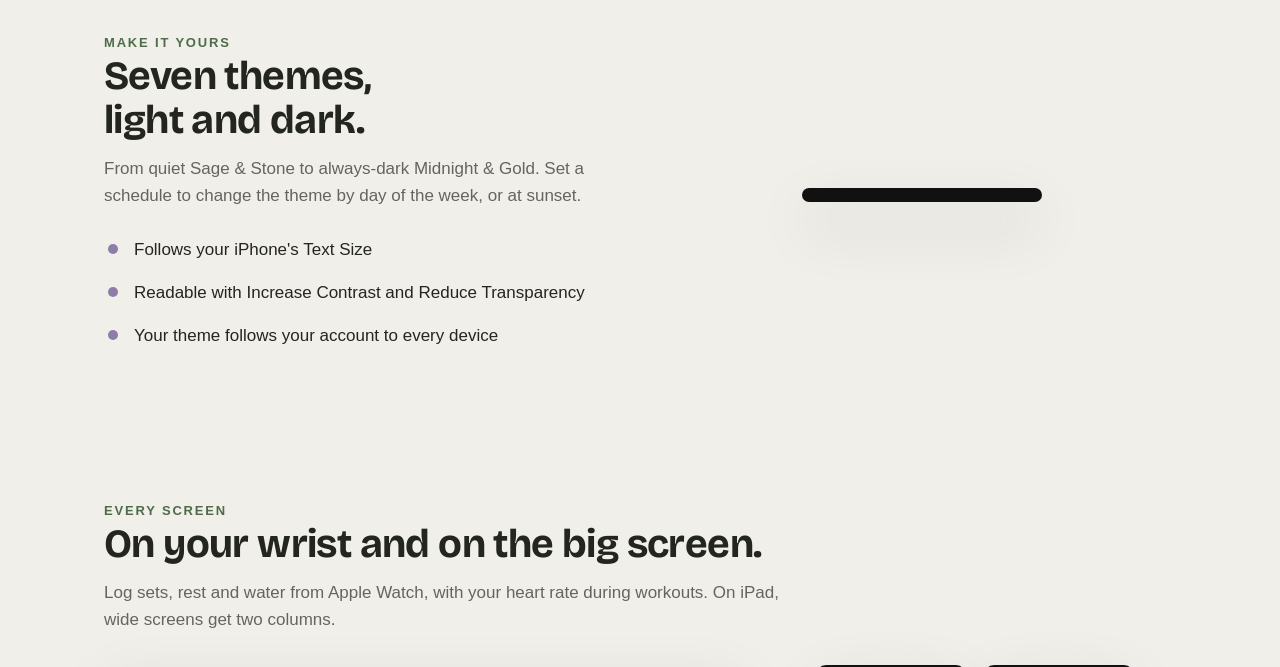
<file: fuel-and-frame/index.html>
<!doctype html>
<html lang="en">
<head>
<meta charset="utf-8">
<title>Fuel &amp; Frame</title>
<meta name="viewport" content="width=device-width, initial-scale=1">
<link rel="canonical" href="https://www.basaltlabsapps.com/">
<meta http-equiv="refresh" content="0; url=/">
<meta name="robots" content="noindex">
</head>
<body>
<p>This page has moved. <a href="/">Continue to Fuel &amp; Frame</a>.</p>
</body>
</html>
</file>
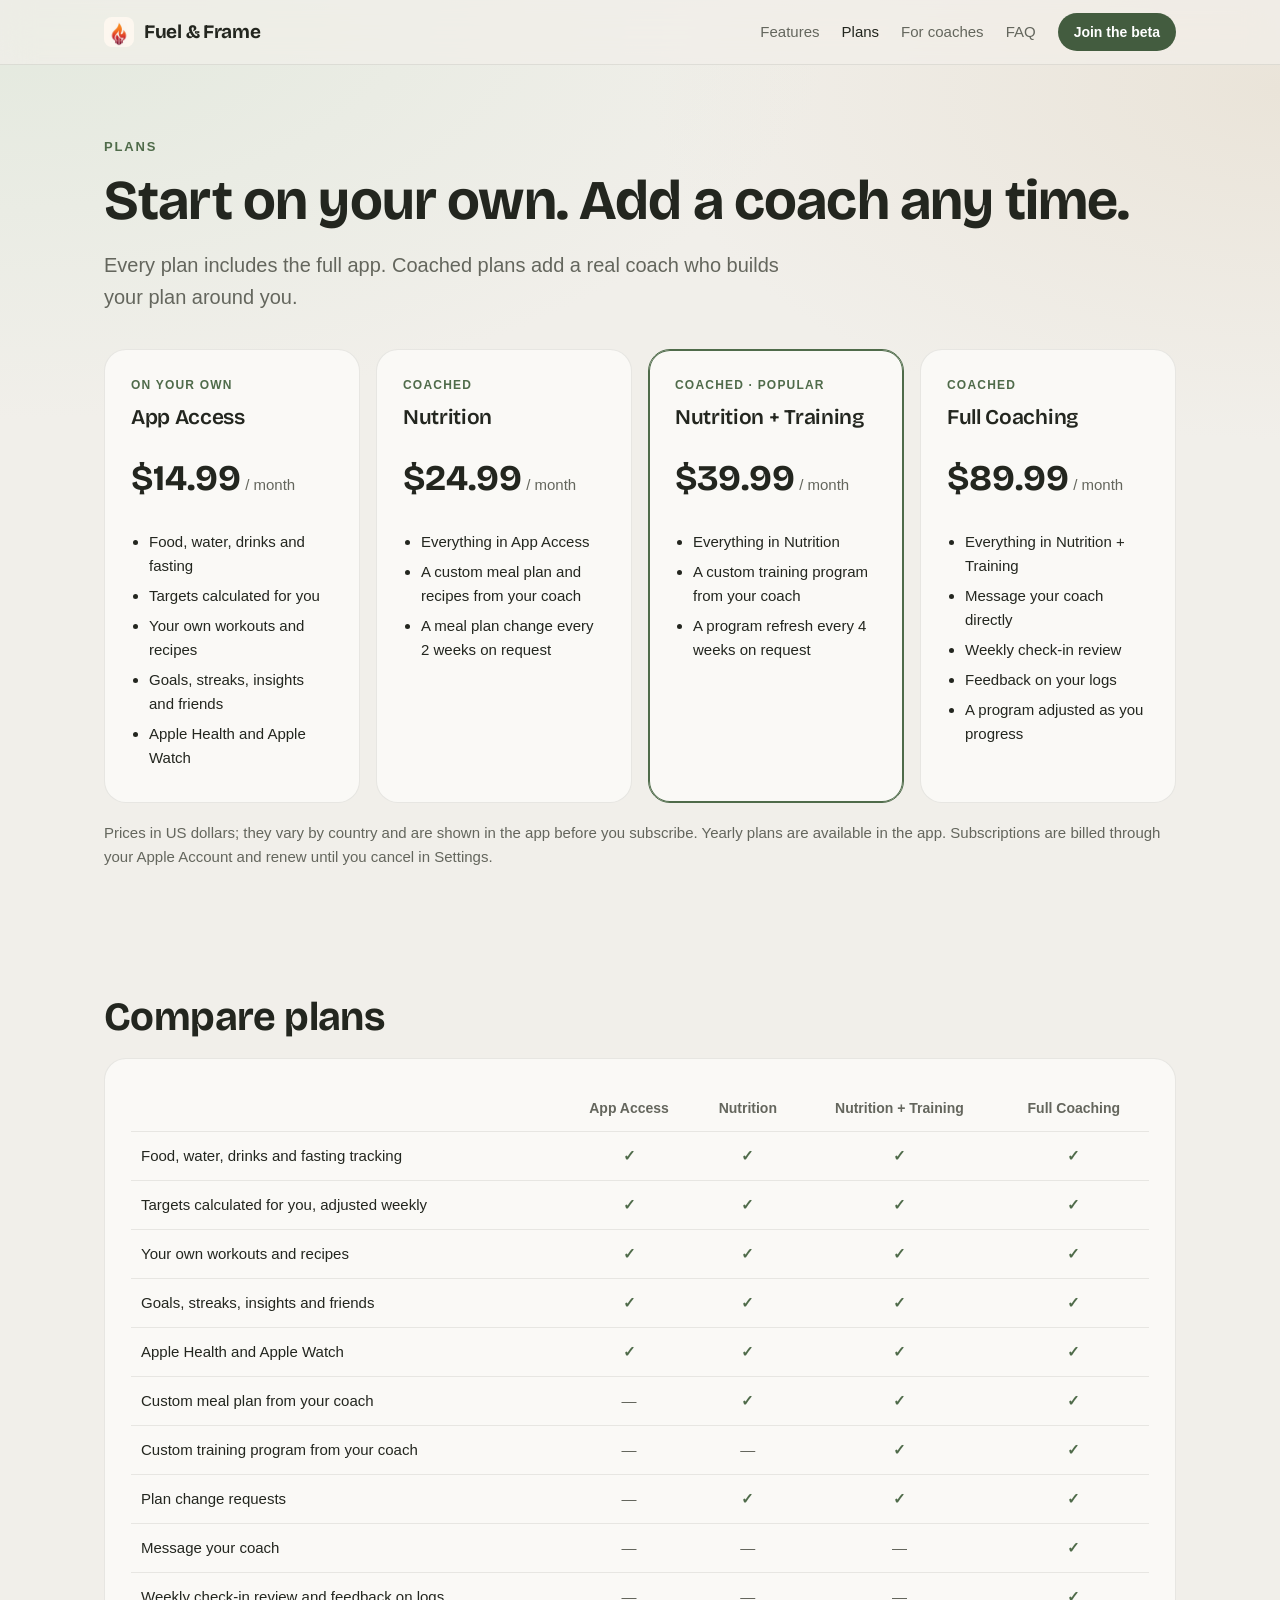
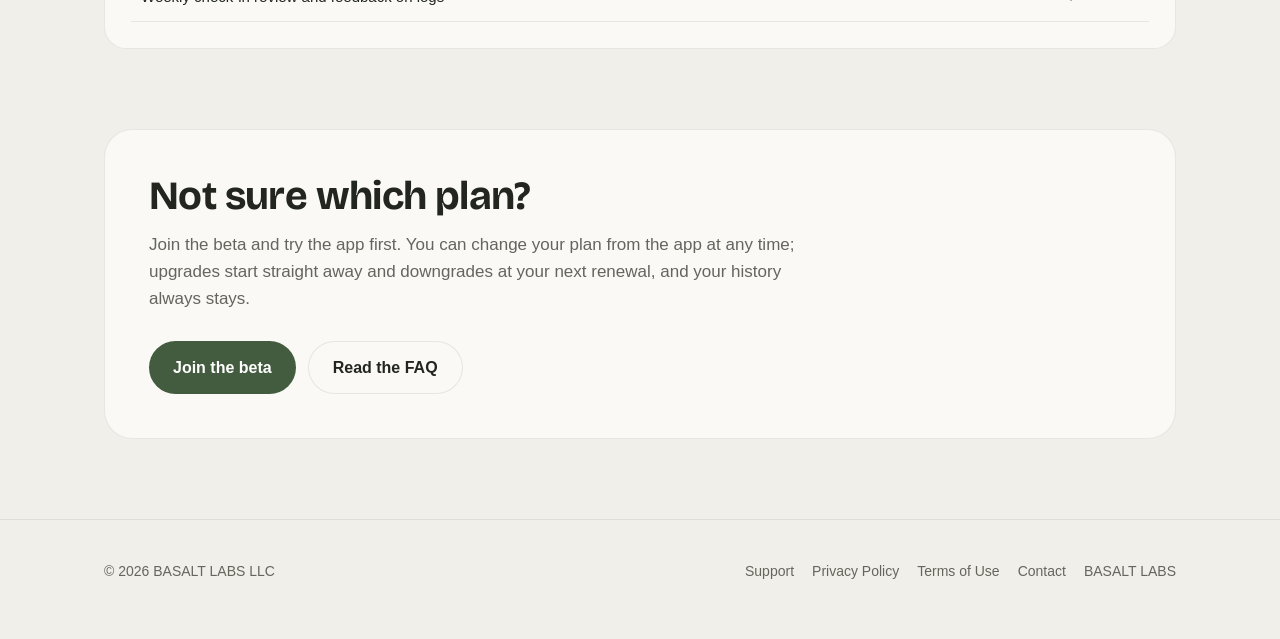
<file: plans/index.html>
<!DOCTYPE html>
<html lang="en">
<head>
<meta charset="utf-8">
<meta name="viewport" content="width=device-width, initial-scale=1">
<title>Plans — Fuel & Frame</title>
<meta name="description" content="Fuel & Frame plans: App Access on your own, or coached Nutrition, Nutrition + Training and Full Coaching.">
<meta property="og:title" content="Plans — Fuel & Frame">
<meta property="og:description" content="Fuel & Frame plans: App Access on your own, or coached Nutrition, Nutrition + Training and Full Coaching.">
<meta property="og:image" content="/img/today.jpg">
<meta name="theme-color" content="#F1EFEA" media="(prefers-color-scheme: light)">
<meta name="theme-color" content="#1A1E19" media="(prefers-color-scheme: dark)">
<link rel="icon" href="/favicon.png">
<link rel="apple-touch-icon" href="/img/icon.png">
<link rel="stylesheet" href="/styles.css">
</head>
<body>

<header class="site">
  <div class="wrap">
    <a class="brand" href="/"><img src="/img/icon.png" alt="">Fuel &amp; Frame</a>
    <nav>
      <a href="/#features">Features</a>
      <a href="/plans/" aria-current="page">Plans</a>
      <a href="/coaches/">For coaches</a>
      <a href="/faq/">FAQ</a>
      <a class="btn" href="https://testflight.apple.com/join/wJWjfs3D">Join the beta</a>
    </nav>
  </div>
</header>

<main>
  <section>
    <div class="wrap">
      <div class="eyebrow">Plans</div>
      <h1>Start on your own. Add a coach any time.</h1>
      <p class="lead">Every plan includes the full app. Coached plans add a real coach who builds your plan around you.</p>
      <div class="plans" style="margin-top: 36px">
      <div class="card plan">
        <span class="tag">On your own</span>
        <h3 style="margin-top:6px">App Access</h3>
        <p class="price">$14.99<small> / month</small></p>
        <ul><li>Food, water, drinks and fasting</li><li>Targets calculated for you</li><li>Your own workouts and recipes</li><li>Goals, streaks, insights and friends</li><li>Apple Health and Apple Watch</li></ul>
      </div>
      <div class="card plan">
        <span class="tag">Coached</span>
        <h3 style="margin-top:6px">Nutrition</h3>
        <p class="price">$24.99<small> / month</small></p>
        <ul><li>Everything in App Access</li><li>A custom meal plan and recipes from your coach</li><li>A meal plan change every 2 weeks on request</li></ul>
      </div>
      <div class="card plan featured">
        <span class="tag">Coached · Popular</span>
        <h3 style="margin-top:6px">Nutrition + Training</h3>
        <p class="price">$39.99<small> / month</small></p>
        <ul><li>Everything in Nutrition</li><li>A custom training program from your coach</li><li>A program refresh every 4 weeks on request</li></ul>
      </div>
      <div class="card plan">
        <span class="tag">Coached</span>
        <h3 style="margin-top:6px">Full Coaching</h3>
        <p class="price">$89.99<small> / month</small></p>
        <ul><li>Everything in Nutrition + Training</li><li>Message your coach directly</li><li>Weekly check-in review</li><li>Feedback on your logs</li><li>A program adjusted as you progress</li></ul>
      </div>
      </div>
      <p class="muted" style="margin-top: 18px">Prices in US dollars; they vary by country and are shown in the app before you subscribe. Yearly plans are available in the app. Subscriptions are billed through your Apple Account and renew until you cancel in Settings.</p>
    </div>
  </section>
  <section class="tight">
    <div class="wrap">
      <h2>Compare plans</h2>
      <div class="card scroll-x" style="margin-top: 18px">
        <table class="compare">
          <thead><tr><th></th><th>App Access</th><th>Nutrition</th><th>Nutrition + Training</th><th>Full Coaching</th></tr></thead>
          <tbody>
        <tr><td>Food, water, drinks and fasting tracking</td><td class="yes">✓</td><td class="yes">✓</td><td class="yes">✓</td><td class="yes">✓</td></tr>
        <tr><td>Targets calculated for you, adjusted weekly</td><td class="yes">✓</td><td class="yes">✓</td><td class="yes">✓</td><td class="yes">✓</td></tr>
        <tr><td>Your own workouts and recipes</td><td class="yes">✓</td><td class="yes">✓</td><td class="yes">✓</td><td class="yes">✓</td></tr>
        <tr><td>Goals, streaks, insights and friends</td><td class="yes">✓</td><td class="yes">✓</td><td class="yes">✓</td><td class="yes">✓</td></tr>
        <tr><td>Apple Health and Apple Watch</td><td class="yes">✓</td><td class="yes">✓</td><td class="yes">✓</td><td class="yes">✓</td></tr>
        <tr><td>Custom meal plan from your coach</td><td class="no">—</td><td class="yes">✓</td><td class="yes">✓</td><td class="yes">✓</td></tr>
        <tr><td>Custom training program from your coach</td><td class="no">—</td><td class="no">—</td><td class="yes">✓</td><td class="yes">✓</td></tr>
        <tr><td>Plan change requests</td><td class="no">—</td><td class="yes">✓</td><td class="yes">✓</td><td class="yes">✓</td></tr>
        <tr><td>Message your coach</td><td class="no">—</td><td class="no">—</td><td class="no">—</td><td class="yes">✓</td></tr>
        <tr><td>Weekly check-in review and feedback on logs</td><td class="no">—</td><td class="no">—</td><td class="no">—</td><td class="yes">✓</td></tr>
          </tbody>
        </table>
      </div>
    </div>
  </section>
  <section class="tight">
    <div class="wrap">
      <div class="band">
        <h2>Not sure which plan?</h2>
        <p class="sub">Join the beta and try the app first. You can change your plan from the app at any time; upgrades start straight away and downgrades at your next renewal, and your history always stays.</p>
        <div class="actions"><a class="btn" href="https://testflight.apple.com/join/wJWjfs3D">Join the beta</a><a class="btn ghost" href="/faq/">Read the FAQ</a></div>
      </div>
    </div>
  </section>
</main>

<footer class="site">
  <div class="wrap">
    <span>© 2026 BASALT LABS LLC</span>
    <span><a href="/support/">Support</a><a href="/privacy/">Privacy Policy</a><a href="/terms/">Terms of Use</a><a href="mailto:hello@basaltlabsapps.com">Contact</a><a href="https://www.basaltlabsapps.com">BASALT LABS</a></span>
  </div>
</footer>

</body>
</html>
</file>
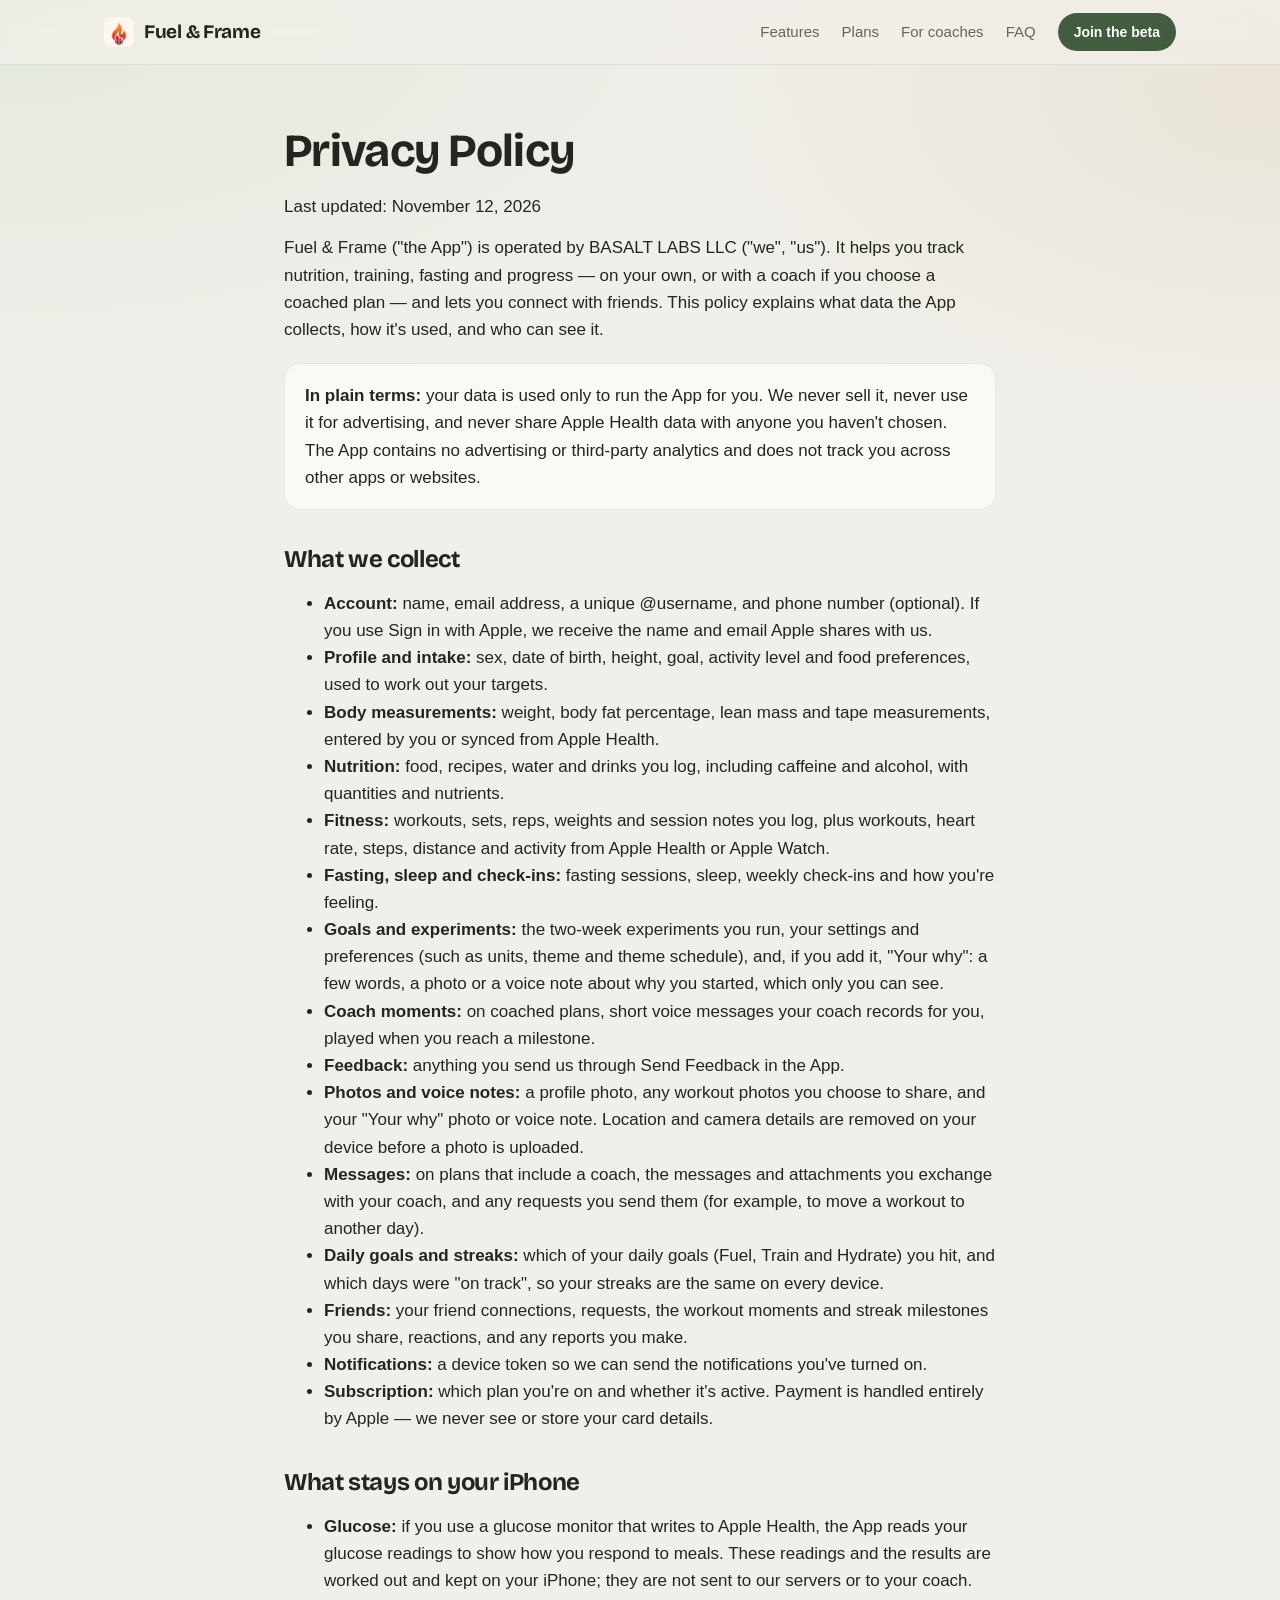
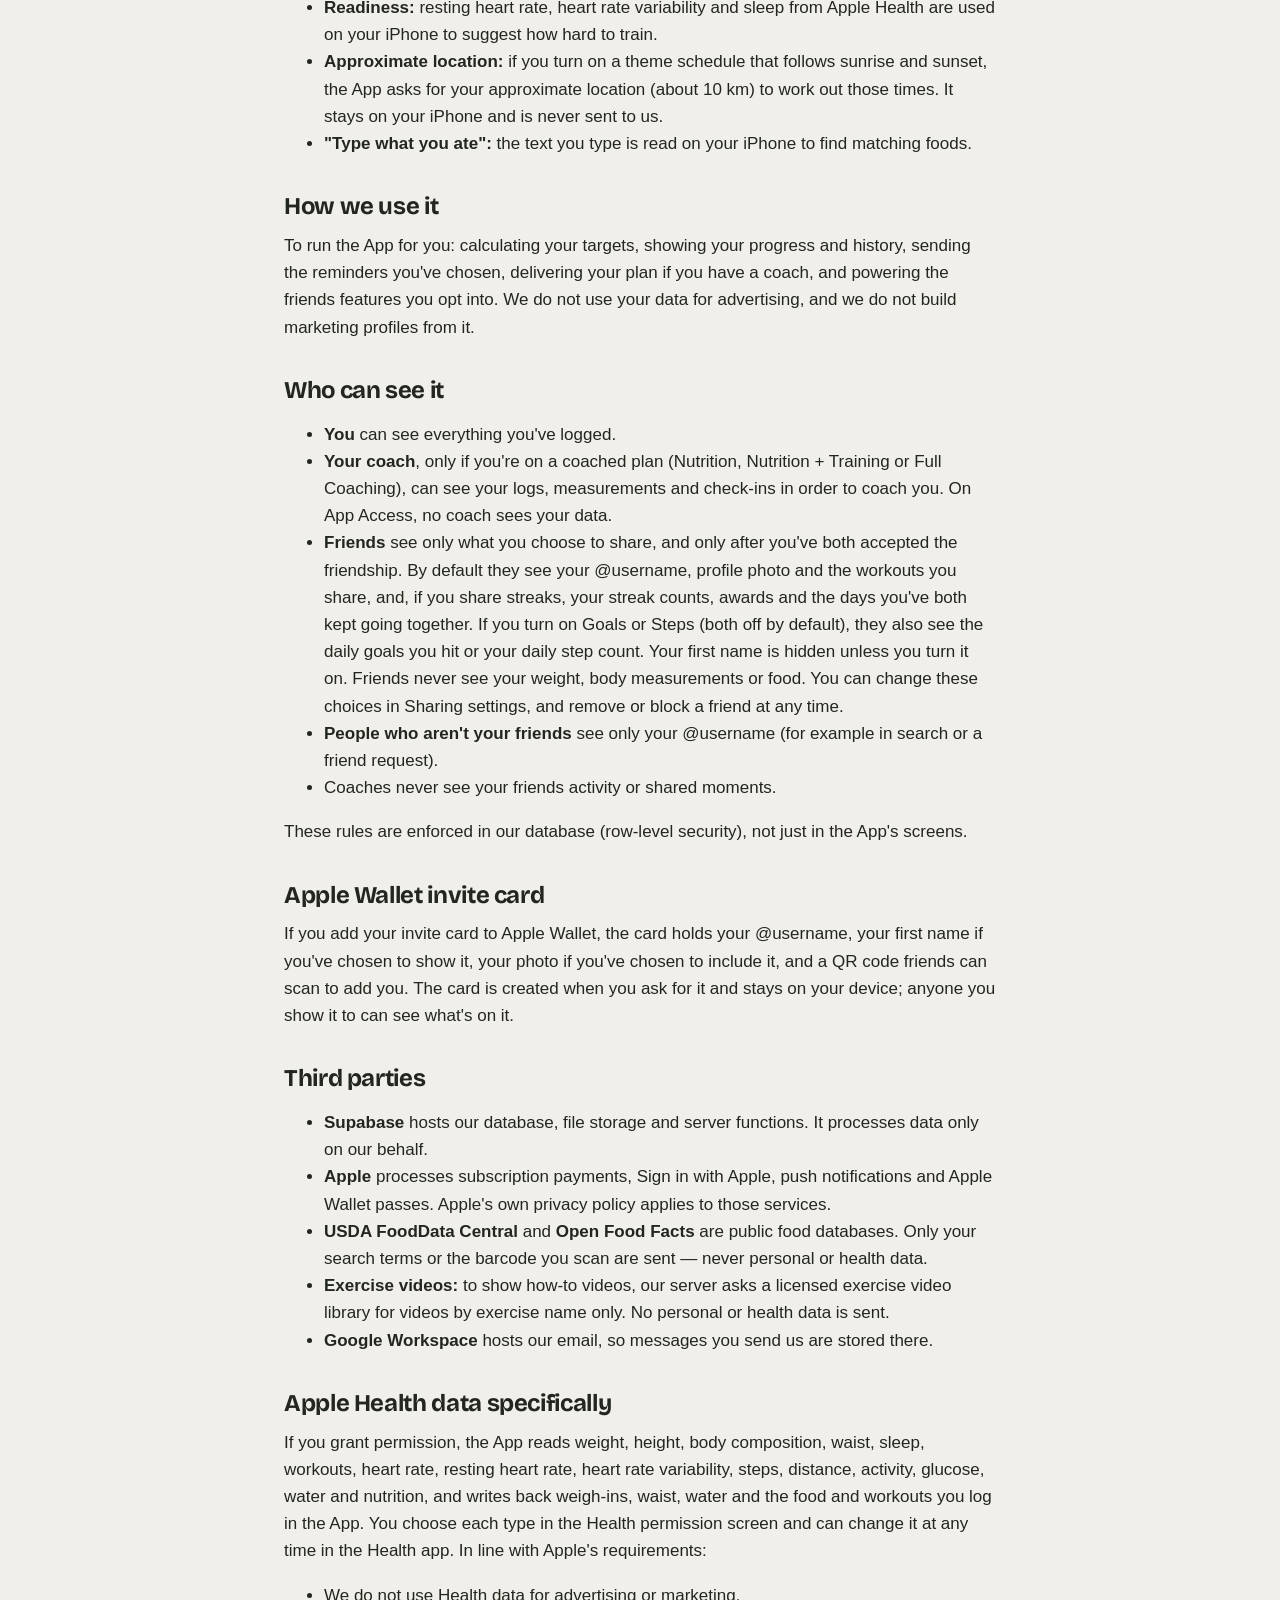
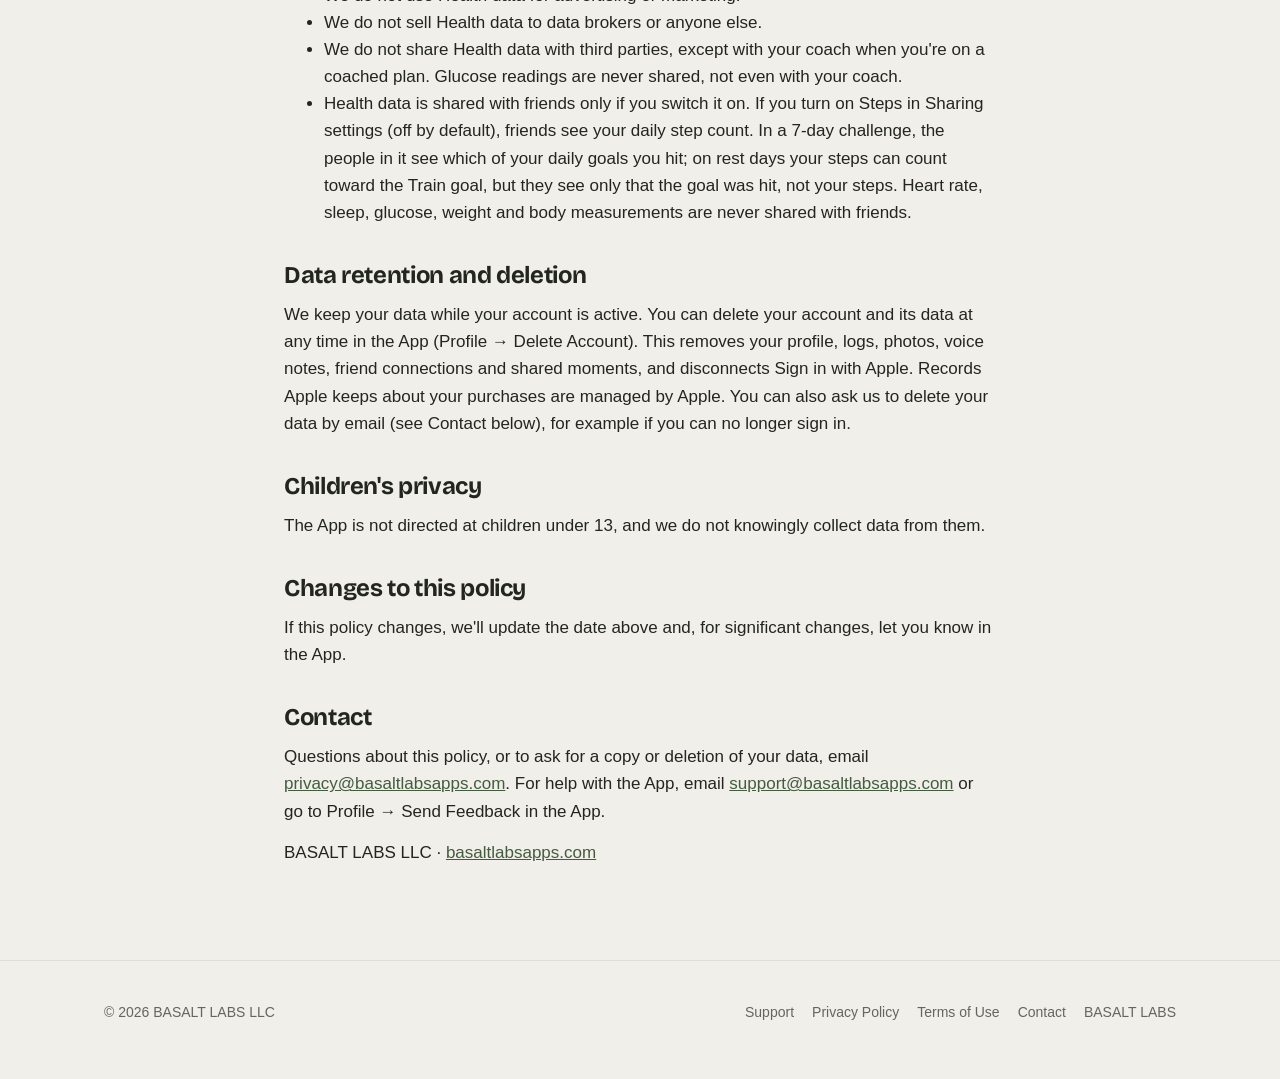
<file: privacy/index.html>
<!DOCTYPE html>
<html lang="en">
<head>
<meta charset="utf-8">
<meta name="viewport" content="width=device-width, initial-scale=1">
<title>Privacy Policy — Fuel & Frame</title>
<meta name="description" content="The Fuel & Frame privacy policy.">
<meta property="og:title" content="Privacy Policy — Fuel & Frame">
<meta property="og:description" content="The Fuel & Frame privacy policy.">
<meta property="og:image" content="/img/today.jpg">
<meta name="theme-color" content="#F1EFEA" media="(prefers-color-scheme: light)">
<meta name="theme-color" content="#1A1E19" media="(prefers-color-scheme: dark)">
<link rel="icon" href="/favicon.png">
<link rel="apple-touch-icon" href="/img/icon.png">
<link rel="stylesheet" href="/styles.css">
</head>
<body>

<header class="site">
  <div class="wrap">
    <a class="brand" href="/"><img src="/img/icon.png" alt="">Fuel &amp; Frame</a>
    <nav>
      <a href="/#features">Features</a>
      <a href="/plans/">Plans</a>
      <a href="/coaches/">For coaches</a>
      <a href="/faq/">FAQ</a>
      <a class="btn" href="https://testflight.apple.com/join/wJWjfs3D">Join the beta</a>
    </nav>
  </div>
</header>

<main class="wrap doc">
<h1>Privacy Policy</h1>
<p class="updated">Last updated: November 12, 2026</p>

<p>
  Fuel &amp; Frame ("the App") is operated by BASALT LABS LLC ("we", "us").
  It helps you track nutrition, training,
  fasting and progress — on your own, or with a coach if you choose a coached
  plan — and lets you connect with friends. This policy explains what data the
  App collects, how it's used, and who can see it.
</p>

<div class="callout">
  <strong>In plain terms:</strong> your data is used only to run the App for
  you. We never sell it, never use it for advertising, and never share Apple
  Health data with anyone you haven't chosen. The App contains no advertising
  or third-party analytics and does not track you across other apps or
  websites.
</div>

<h2>What we collect</h2>
<ul>
  <li><strong>Account:</strong> name, email address, a unique @username, and
    phone number (optional). If you use Sign in with Apple, we receive the
    name and email Apple shares with us.</li>
  <li><strong>Profile and intake:</strong> sex, date of birth, height, goal,
    activity level and food preferences, used to work out your targets.</li>
  <li><strong>Body measurements:</strong> weight, body fat percentage, lean
    mass and tape measurements, entered by you or synced from Apple Health.</li>
  <li><strong>Nutrition:</strong> food, recipes, water and drinks you log,
    including caffeine and alcohol, with quantities and nutrients.</li>
  <li><strong>Fitness:</strong> workouts, sets, reps, weights and session
    notes you log, plus workouts, heart rate, steps, distance and activity
    from Apple Health or Apple Watch.</li>
  <li><strong>Fasting, sleep and check-ins:</strong> fasting sessions, sleep,
    weekly check-ins and how you're feeling.</li>
  <li><strong>Goals and experiments:</strong> the two-week experiments you
    run, your settings and preferences (such as units, theme and theme
    schedule), and, if you add it, "Your why": a few words, a photo or a
    voice note about why you started, which only you can see.</li>
  <li><strong>Coach moments:</strong> on coached plans, short voice messages
    your coach records for you, played when you reach a milestone.</li>
  <li><strong>Feedback:</strong> anything you send us through Send Feedback in
    the App.</li>
  <li><strong>Photos and voice notes:</strong> a profile photo, any workout
    photos you choose to share, and your "Your why" photo or voice note.
    Location and camera details are removed on your device before a photo is
    uploaded.</li>
  <li><strong>Messages:</strong> on plans that include a coach, the messages
    and attachments you exchange with your coach, and any requests you send
    them (for example, to move a workout to another day).</li>
  <li><strong>Daily goals and streaks:</strong> which of your daily goals
    (Fuel, Train and Hydrate) you hit, and which days were "on track", so your streaks are the same on
    every device.</li>
  <li><strong>Friends:</strong> your friend connections, requests, the
    workout moments and streak milestones you share, reactions, and any
    reports you make.</li>
  <li><strong>Notifications:</strong> a device token so we can send the
    notifications you've turned on.</li>
  <li><strong>Subscription:</strong> which plan you're on and whether it's
    active. Payment is handled entirely by Apple — we never see or store your
    card details.</li>
</ul>

<h2>What stays on your iPhone</h2>
<ul>
  <li><strong>Glucose:</strong> if you use a glucose monitor that writes to
    Apple Health, the App reads your glucose readings to show how you
    respond to meals. These readings and the results are worked out and kept
    on your iPhone; they are not sent to our servers or to your coach.</li>
  <li><strong>Readiness:</strong> resting heart rate, heart rate variability
    and sleep from Apple Health are used on your iPhone to suggest how hard to
    train.</li>
  <li><strong>Approximate location:</strong> if you turn on a theme schedule
    that follows sunrise and sunset, the App asks for your approximate
    location (about 10 km) to work out those times. It stays on your iPhone
    and is never sent to us.</li>
  <li><strong>"Type what you ate":</strong> the text you type is read on your
    iPhone to find matching foods.</li>
</ul>

<h2>How we use it</h2>
<p>
  To run the App for you: calculating your targets, showing your progress and
  history, sending the reminders you've chosen, delivering your plan if you
  have a coach, and powering the friends features you opt into. We do not use
  your data for advertising, and we do not build marketing profiles from it.
</p>

<h2>Who can see it</h2>
<ul>
  <li><strong>You</strong> can see everything you've logged.</li>
  <li><strong>Your coach</strong>, only if you're on a coached plan (Nutrition,
    Nutrition + Training or Full Coaching), can see your logs, measurements
    and check-ins in order to coach you. On App Access, no coach sees your
    data.</li>
  <li><strong>Friends</strong> see only what you choose to share, and only
    after you've both accepted the friendship. By default they see your
    @username, profile photo and the workouts you share, and, if you share
    streaks, your streak counts, awards and the days you've both kept going
    together. If you turn on Goals or Steps (both off by default), they also
    see the daily goals you hit or your daily step count. Your first name is
    hidden unless you turn it on. Friends never see your weight, body
    measurements or food. You can change these choices in Sharing settings,
    and remove or block a friend at any time.</li>
  <li><strong>People who aren't your friends</strong> see only your @username
    (for example in search or a friend request).</li>
  <li>Coaches never see your friends activity or shared moments.</li>
</ul>
<p>
  These rules are enforced in our database (row-level security), not just in
  the App's screens.
</p>

<h2>Apple Wallet invite card</h2>
<p>
  If you add your invite card to Apple Wallet, the card holds your @username,
  your first name if you've chosen to show it, your photo if you've chosen to
  include it, and a QR code friends can scan to add you. The card is created
  when you ask for it and stays on your device; anyone you show it to can see
  what's on it.
</p>

<h2>Third parties</h2>
<ul>
  <li><strong>Supabase</strong> hosts our database, file storage and server
    functions. It processes data only on our behalf.</li>
  <li><strong>Apple</strong> processes subscription payments, Sign in with
    Apple, push notifications and Apple Wallet passes. Apple's own privacy
    policy applies to those services.</li>
  <li><strong>USDA FoodData Central</strong> and <strong>Open Food
    Facts</strong> are public food databases. Only your search terms or the
    barcode you scan are sent — never personal or health data.</li>
  <li><strong>Exercise videos:</strong> to show how-to videos, our server asks
    a licensed exercise video library for videos by exercise name only. No
    personal or health data is sent.</li>
  <li><strong>Google Workspace</strong> hosts our email, so messages you send
    us are stored there.</li>
</ul>

<h2>Apple Health data specifically</h2>
<p>
  If you grant permission, the App reads weight, height, body composition,
  waist, sleep, workouts, heart rate, resting heart rate, heart rate
  variability, steps, distance, activity, glucose, water and nutrition, and
  writes back weigh-ins, waist, water and the food and workouts
  you log in the App. You choose each type in the Health permission screen and
  can change it at any time in the Health app. In line with Apple's
  requirements:
</p>
<ul>
  <li>We do not use Health data for advertising or marketing.</li>
  <li>We do not sell Health data to data brokers or anyone else.</li>
  <li>We do not share Health data with third parties, except with your coach
    when you're on a coached plan. Glucose readings are never shared, not even
    with your coach.</li>
  <li>Health data is shared with friends only if you switch it on. If you turn
    on Steps in Sharing settings (off by default), friends see your daily step
    count. In a 7-day challenge, the people in it see which of your daily goals
    you hit; on rest days your steps can count toward the Train goal, but they
    see only that the goal was hit, not your steps. Heart rate, sleep, glucose,
    weight and body measurements are never shared with friends.</li>
</ul>

<h2>Data retention and deletion</h2>
<p>
  We keep your data while your account is active. You can delete your account
  and its data at any time in the App (Profile &rarr; Delete
  Account). This removes your profile, logs, photos, voice notes, friend
  connections and shared moments, and disconnects Sign in with Apple. Records Apple keeps about your purchases are managed by
  Apple. You can also ask us to delete your data by email (see Contact below), for example if you can no longer sign in.
</p>

<h2>Children's privacy</h2>
<p>
  The App is not directed at children under 13, and we do not knowingly
  collect data from them.
</p>

<h2>Changes to this policy</h2>
<p>
  If this policy changes, we'll update the date above and, for significant
  changes, let you know in the App.
</p>

<h2>Contact</h2>
<p>
  Questions about this policy, or to ask for a copy or deletion of your data,
  email <a href="mailto:privacy@basaltlabsapps.com">privacy@basaltlabsapps.com</a>.
  For help with the App, email
  <a href="mailto:support@basaltlabsapps.com">support@basaltlabsapps.com</a>
  or go to Profile &rarr; Send Feedback in the App.
</p>
<p>
  BASALT LABS LLC &middot;
  <a href="https://basaltlabsapps.com">basaltlabsapps.com</a>
</p>
</main>

<footer class="site">
  <div class="wrap">
    <span>© 2026 BASALT LABS LLC</span>
    <span><a href="/support/">Support</a><a href="/privacy/">Privacy Policy</a><a href="/terms/">Terms of Use</a><a href="mailto:hello@basaltlabsapps.com">Contact</a><a href="https://www.basaltlabsapps.com">BASALT LABS</a></span>
  </div>
</footer>

</body>
</html>
</file>
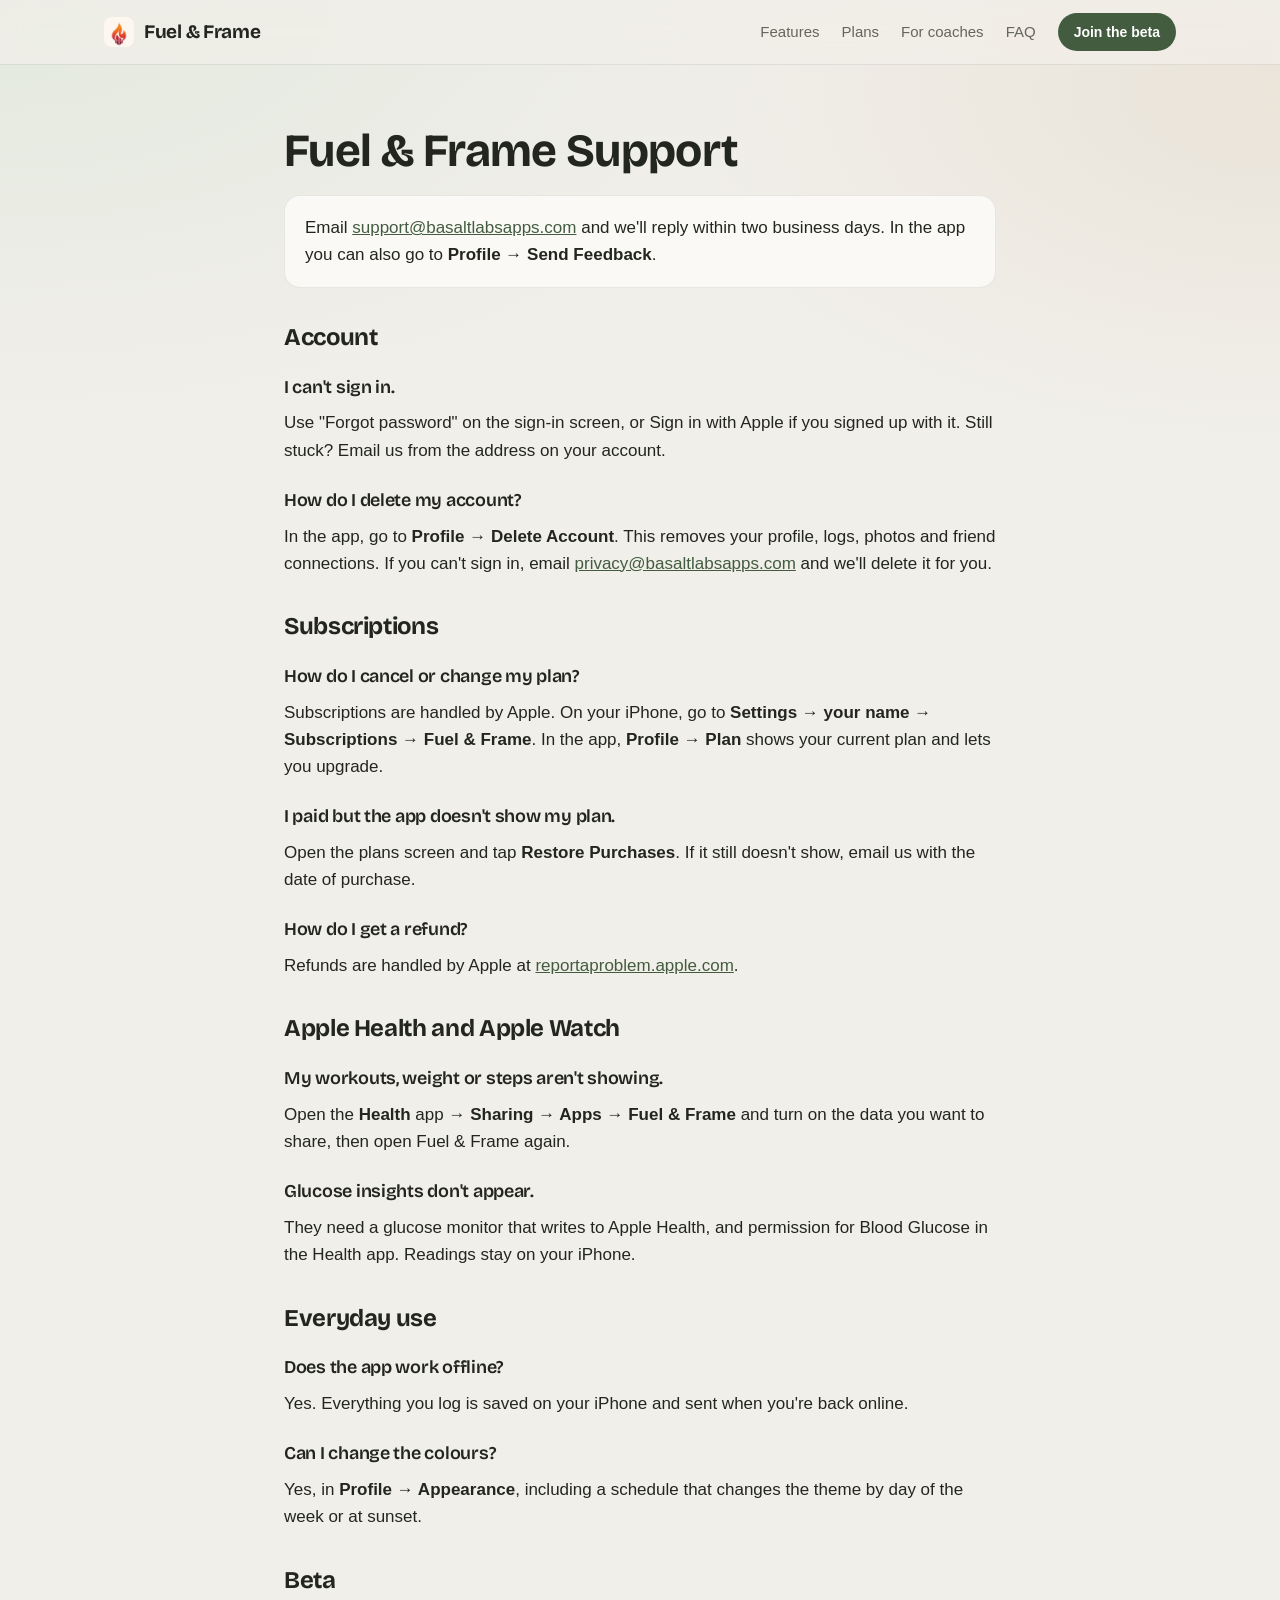
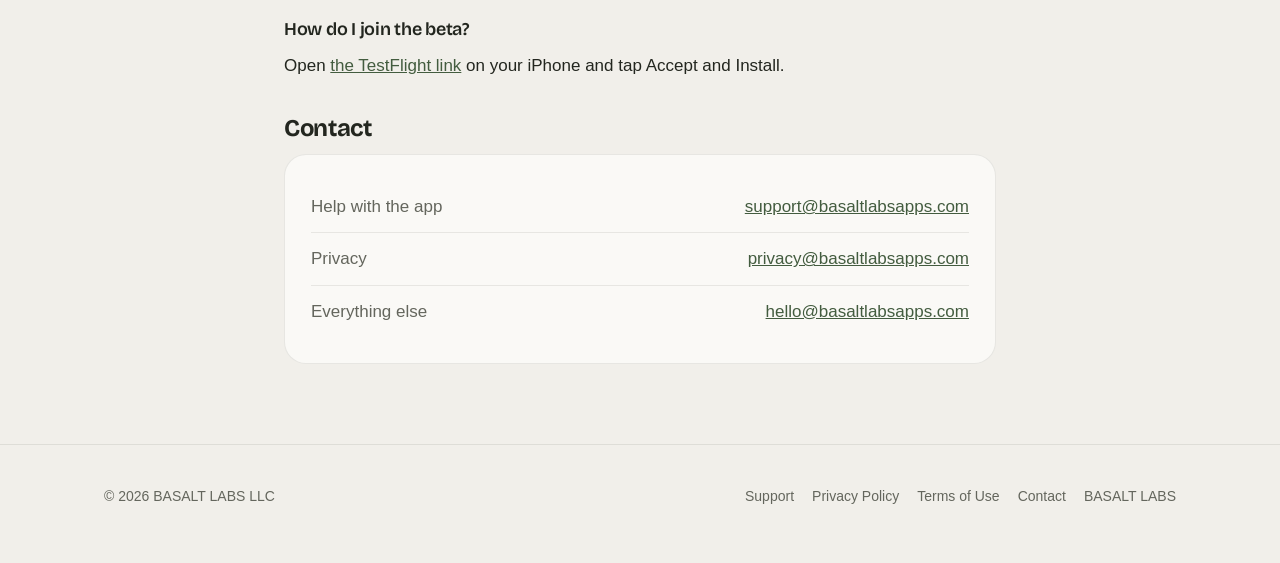
<file: support/index.html>
<!DOCTYPE html>
<html lang="en">
<head>
<meta charset="utf-8">
<meta name="viewport" content="width=device-width, initial-scale=1">
<title>Support — Fuel & Frame</title>
<meta name="description" content="Help with Fuel & Frame: account, subscriptions, Apple Health and Apple Watch.">
<meta property="og:title" content="Support — Fuel & Frame">
<meta property="og:description" content="Help with Fuel & Frame: account, subscriptions, Apple Health and Apple Watch.">
<meta property="og:image" content="/img/today.jpg">
<meta name="theme-color" content="#F1EFEA" media="(prefers-color-scheme: light)">
<meta name="theme-color" content="#1A1E19" media="(prefers-color-scheme: dark)">
<link rel="icon" href="/favicon.png">
<link rel="apple-touch-icon" href="/img/icon.png">
<link rel="stylesheet" href="/styles.css">
</head>
<body>

<header class="site">
  <div class="wrap">
    <a class="brand" href="/"><img src="/img/icon.png" alt="">Fuel &amp; Frame</a>
    <nav>
      <a href="/#features">Features</a>
      <a href="/plans/">Plans</a>
      <a href="/coaches/">For coaches</a>
      <a href="/faq/">FAQ</a>
      <a class="btn" href="https://testflight.apple.com/join/wJWjfs3D">Join the beta</a>
    </nav>
  </div>
</header>

<main class="wrap doc">
  <h1>Fuel &amp; Frame Support</h1>
  <div class="callout">
    Email <a href="mailto:support@basaltlabsapps.com">support@basaltlabsapps.com</a> and we'll
    reply within two business days. In the app you can also go to
    <strong>Profile → Send Feedback</strong>.
  </div>

  <h2>Account</h2>
  <h3>I can't sign in.</h3>
  <p>Use "Forgot password" on the sign-in screen, or Sign in with Apple if you signed up with it. Still stuck? Email us from the address on your account.</p>
  <h3>How do I delete my account?</h3>
  <p>In the app, go to <strong>Profile → Delete Account</strong>. This removes your profile, logs, photos and friend connections. If you can't sign in, email <a href="mailto:privacy@basaltlabsapps.com">privacy@basaltlabsapps.com</a> and we'll delete it for you.</p>

  <h2>Subscriptions</h2>
  <h3>How do I cancel or change my plan?</h3>
  <p>Subscriptions are handled by Apple. On your iPhone, go to <strong>Settings → your name → Subscriptions → Fuel &amp; Frame</strong>. In the app, <strong>Profile → Plan</strong> shows your current plan and lets you upgrade.</p>
  <h3>I paid but the app doesn't show my plan.</h3>
  <p>Open the plans screen and tap <strong>Restore Purchases</strong>. If it still doesn't show, email us with the date of purchase.</p>
  <h3>How do I get a refund?</h3>
  <p>Refunds are handled by Apple at <a href="https://reportaproblem.apple.com">reportaproblem.apple.com</a>.</p>

  <h2>Apple Health and Apple Watch</h2>
  <h3>My workouts, weight or steps aren't showing.</h3>
  <p>Open the <strong>Health</strong> app → <strong>Sharing → Apps → Fuel &amp; Frame</strong> and turn on the data you want to share, then open Fuel &amp; Frame again.</p>
  <h3>Glucose insights don't appear.</h3>
  <p>They need a glucose monitor that writes to Apple Health, and permission for Blood Glucose in the Health app. Readings stay on your iPhone.</p>

  <h2>Everyday use</h2>
  <h3>Does the app work offline?</h3>
  <p>Yes. Everything you log is saved on your iPhone and sent when you're back online.</p>
  <h3>Can I change the colours?</h3>
  <p>Yes, in <strong>Profile → Appearance</strong>, including a schedule that changes the theme by day of the week or at sunset.</p>
  <h2>Beta</h2>
  <h3>How do I join the beta?</h3>
  <p>Open <a href="https://testflight.apple.com/join/wJWjfs3D">the TestFlight link</a> on your iPhone and tap Accept and Install.</p>

  <h2>Contact</h2>
  <div class="card">
    <ul class="contact-list">
      <li><span>Help with the app</span><a href="mailto:support@basaltlabsapps.com">support@basaltlabsapps.com</a></li>
      <li><span>Privacy</span><a href="mailto:privacy@basaltlabsapps.com">privacy@basaltlabsapps.com</a></li>
      <li><span>Everything else</span><a href="mailto:hello@basaltlabsapps.com">hello@basaltlabsapps.com</a></li>
    </ul>
  </div>
</main>

<footer class="site">
  <div class="wrap">
    <span>© 2026 BASALT LABS LLC</span>
    <span><a href="/support/">Support</a><a href="/privacy/">Privacy Policy</a><a href="/terms/">Terms of Use</a><a href="mailto:hello@basaltlabsapps.com">Contact</a><a href="https://www.basaltlabsapps.com">BASALT LABS</a></span>
  </div>
</footer>

</body>
</html>
</file>
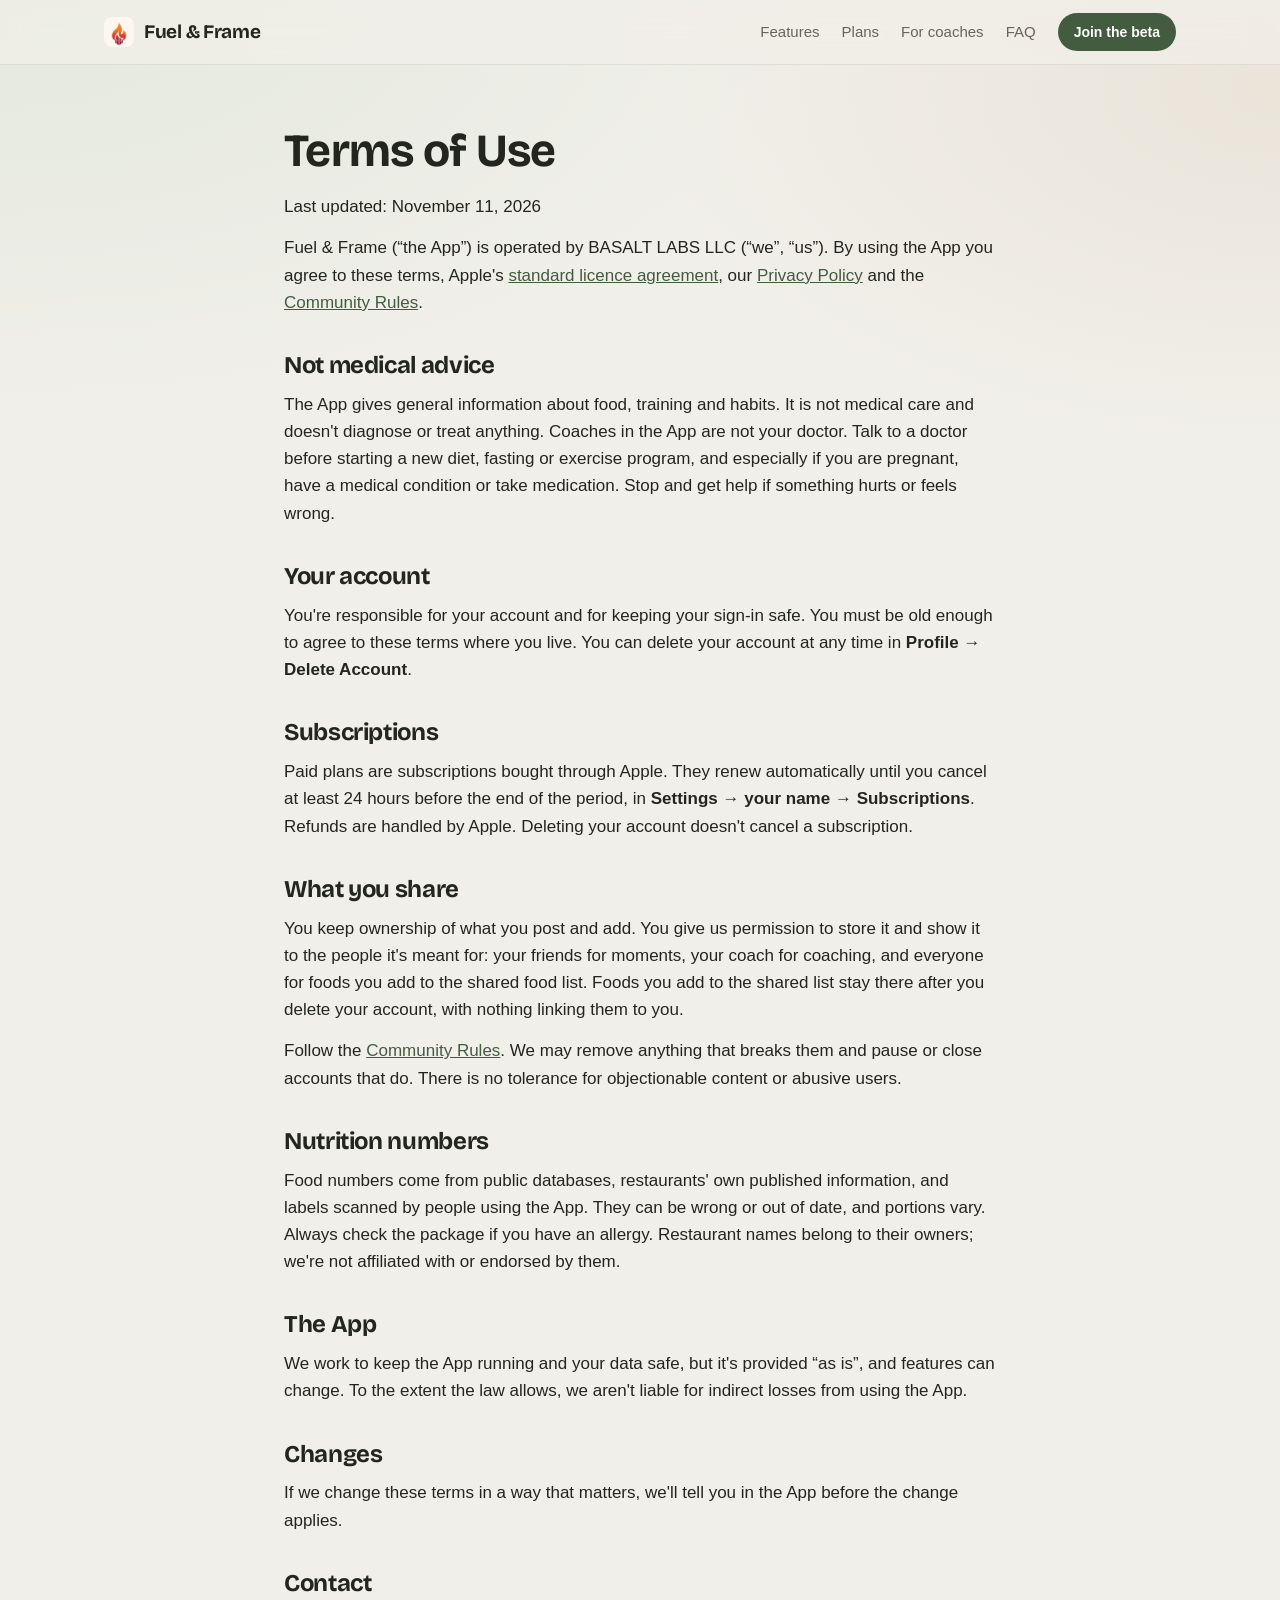
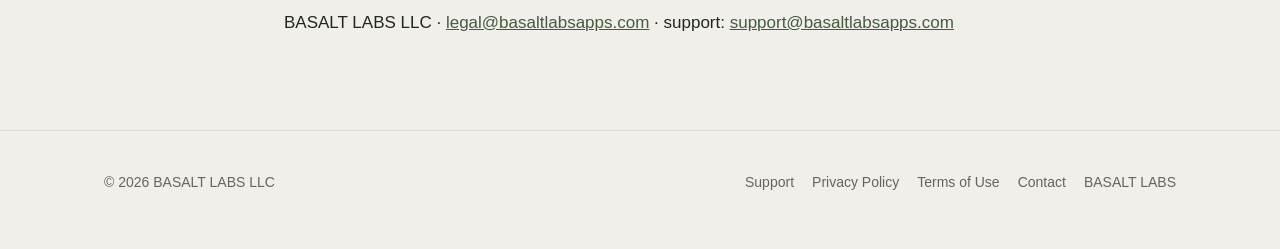
<file: terms/index.html>
<!DOCTYPE html>
<html lang="en">
<head>
<meta charset="utf-8">
<meta name="viewport" content="width=device-width, initial-scale=1">
<title>Terms of Use — Fuel & Frame</title>
<meta name="description" content="The Fuel & Frame terms of use, including subscriptions and community rules.">
<meta property="og:title" content="Terms of Use — Fuel & Frame">
<meta property="og:description" content="The Fuel & Frame terms of use, including subscriptions and community rules.">
<meta property="og:image" content="/img/today.jpg">
<meta name="theme-color" content="#F1EFEA" media="(prefers-color-scheme: light)">
<meta name="theme-color" content="#1A1E19" media="(prefers-color-scheme: dark)">
<link rel="icon" href="/favicon.png">
<link rel="apple-touch-icon" href="/img/icon.png">
<link rel="stylesheet" href="/styles.css">
</head>
<body>

<header class="site">
  <div class="wrap">
    <a class="brand" href="/"><img src="/img/icon.png" alt="">Fuel &amp; Frame</a>
    <nav>
      <a href="/#features">Features</a>
      <a href="/plans/">Plans</a>
      <a href="/coaches/">For coaches</a>
      <a href="/faq/">FAQ</a>
      <a class="btn" href="https://testflight.apple.com/join/wJWjfs3D">Join the beta</a>
    </nav>
  </div>
</header>

<main class="wrap doc">
  <h1>Terms of Use</h1>
  <p class="updated">Last updated: November 11, 2026</p>
  <p>Fuel &amp; Frame (&ldquo;the App&rdquo;) is operated by BASALT LABS LLC (&ldquo;we&rdquo;, &ldquo;us&rdquo;). By using the App you agree to these terms, Apple's <a href="https://www.apple.com/legal/internet-services/itunes/dev/stdeula/">standard licence agreement</a>, our <a href="/privacy/">Privacy Policy</a> and the <a href="/community/">Community Rules</a>.</p>

  <h2>Not medical advice</h2>
  <p>The App gives general information about food, training and habits. It is not medical care and doesn't diagnose or treat anything. Coaches in the App are not your doctor. Talk to a doctor before starting a new diet, fasting or exercise program, and especially if you are pregnant, have a medical condition or take medication. Stop and get help if something hurts or feels wrong.</p>

  <h2>Your account</h2>
  <p>You're responsible for your account and for keeping your sign-in safe. You must be old enough to agree to these terms where you live. You can delete your account at any time in <strong>Profile → Delete Account</strong>.</p>

  <h2>Subscriptions</h2>
  <p>Paid plans are subscriptions bought through Apple. They renew automatically until you cancel at least 24 hours before the end of the period, in <strong>Settings → your name → Subscriptions</strong>. Refunds are handled by Apple. Deleting your account doesn't cancel a subscription.</p>

  <h2>What you share</h2>
  <p>You keep ownership of what you post and add. You give us permission to store it and show it to the people it's meant for: your friends for moments, your coach for coaching, and everyone for foods you add to the shared food list. Foods you add to the shared list stay there after you delete your account, with nothing linking them to you.</p>
  <p>Follow the <a href="/community/">Community Rules</a>. We may remove anything that breaks them and pause or close accounts that do. There is no tolerance for objectionable content or abusive users.</p>

  <h2>Nutrition numbers</h2>
  <p>Food numbers come from public databases, restaurants' own published information, and labels scanned by people using the App. They can be wrong or out of date, and portions vary. Always check the package if you have an allergy. Restaurant names belong to their owners; we're not affiliated with or endorsed by them.</p>

  <h2>The App</h2>
  <p>We work to keep the App running and your data safe, but it's provided &ldquo;as is&rdquo;, and features can change. To the extent the law allows, we aren't liable for indirect losses from using the App.</p>

  <h2>Changes</h2>
  <p>If we change these terms in a way that matters, we'll tell you in the App before the change applies.</p>

  <h2>Contact</h2>
  <p>BASALT LABS LLC &middot; <a href="mailto:legal@basaltlabsapps.com">legal@basaltlabsapps.com</a> &middot; support: <a href="mailto:support@basaltlabsapps.com">support@basaltlabsapps.com</a></p>
</main>

<footer class="site">
  <div class="wrap">
    <span>© 2026 BASALT LABS LLC</span>
    <span><a href="/support/">Support</a><a href="/privacy/">Privacy Policy</a><a href="/terms/">Terms of Use</a><a href="mailto:hello@basaltlabsapps.com">Contact</a><a href="https://www.basaltlabsapps.com">BASALT LABS</a></span>
  </div>
</footer>

</body>
</html>
</file>
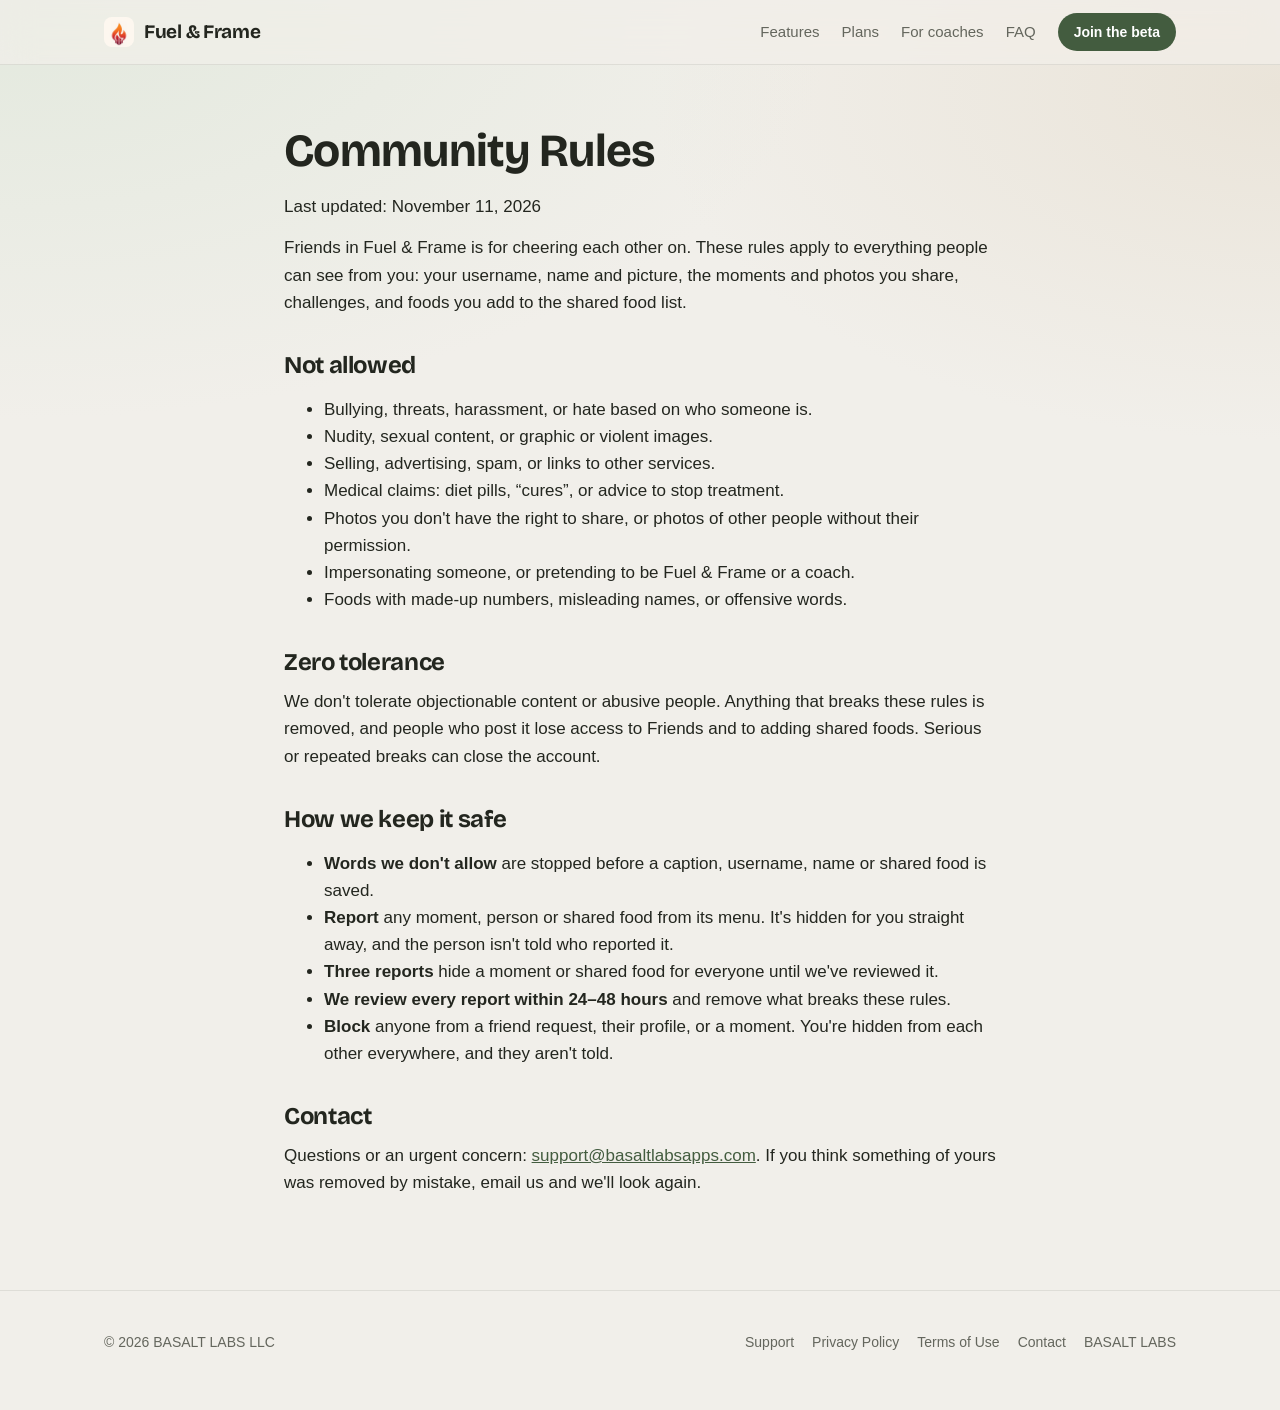
<file: fuel-and-frame/community/index.html>
<!doctype html>
<html lang="en">
<head>
<meta charset="utf-8">
<title>Fuel &amp; Frame</title>
<meta name="viewport" content="width=device-width, initial-scale=1">
<link rel="canonical" href="https://www.basaltlabsapps.com/community/">
<meta http-equiv="refresh" content="0; url=/community/">
<meta name="robots" content="noindex">
</head>
<body>
<p>This page has moved. <a href="/community/">Continue to Fuel &amp; Frame</a>.</p>
</body>
</html>
</file>
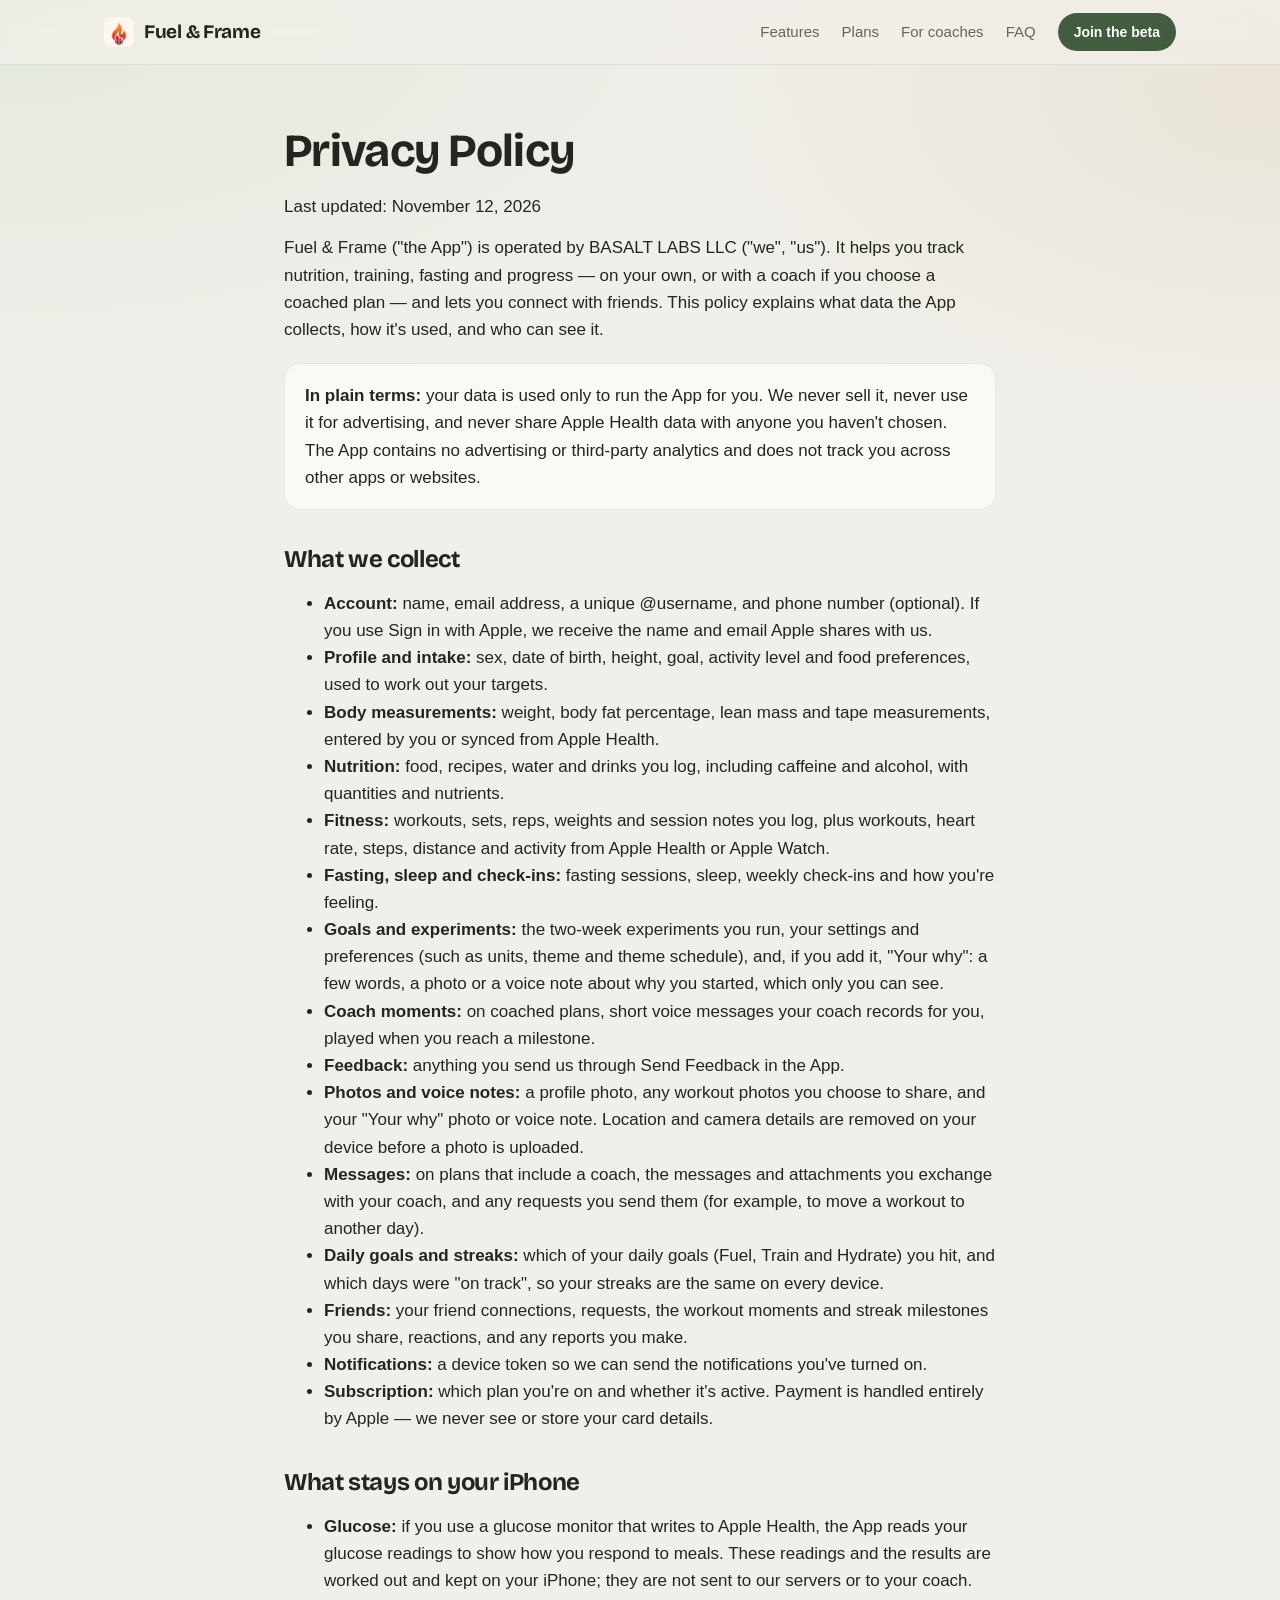
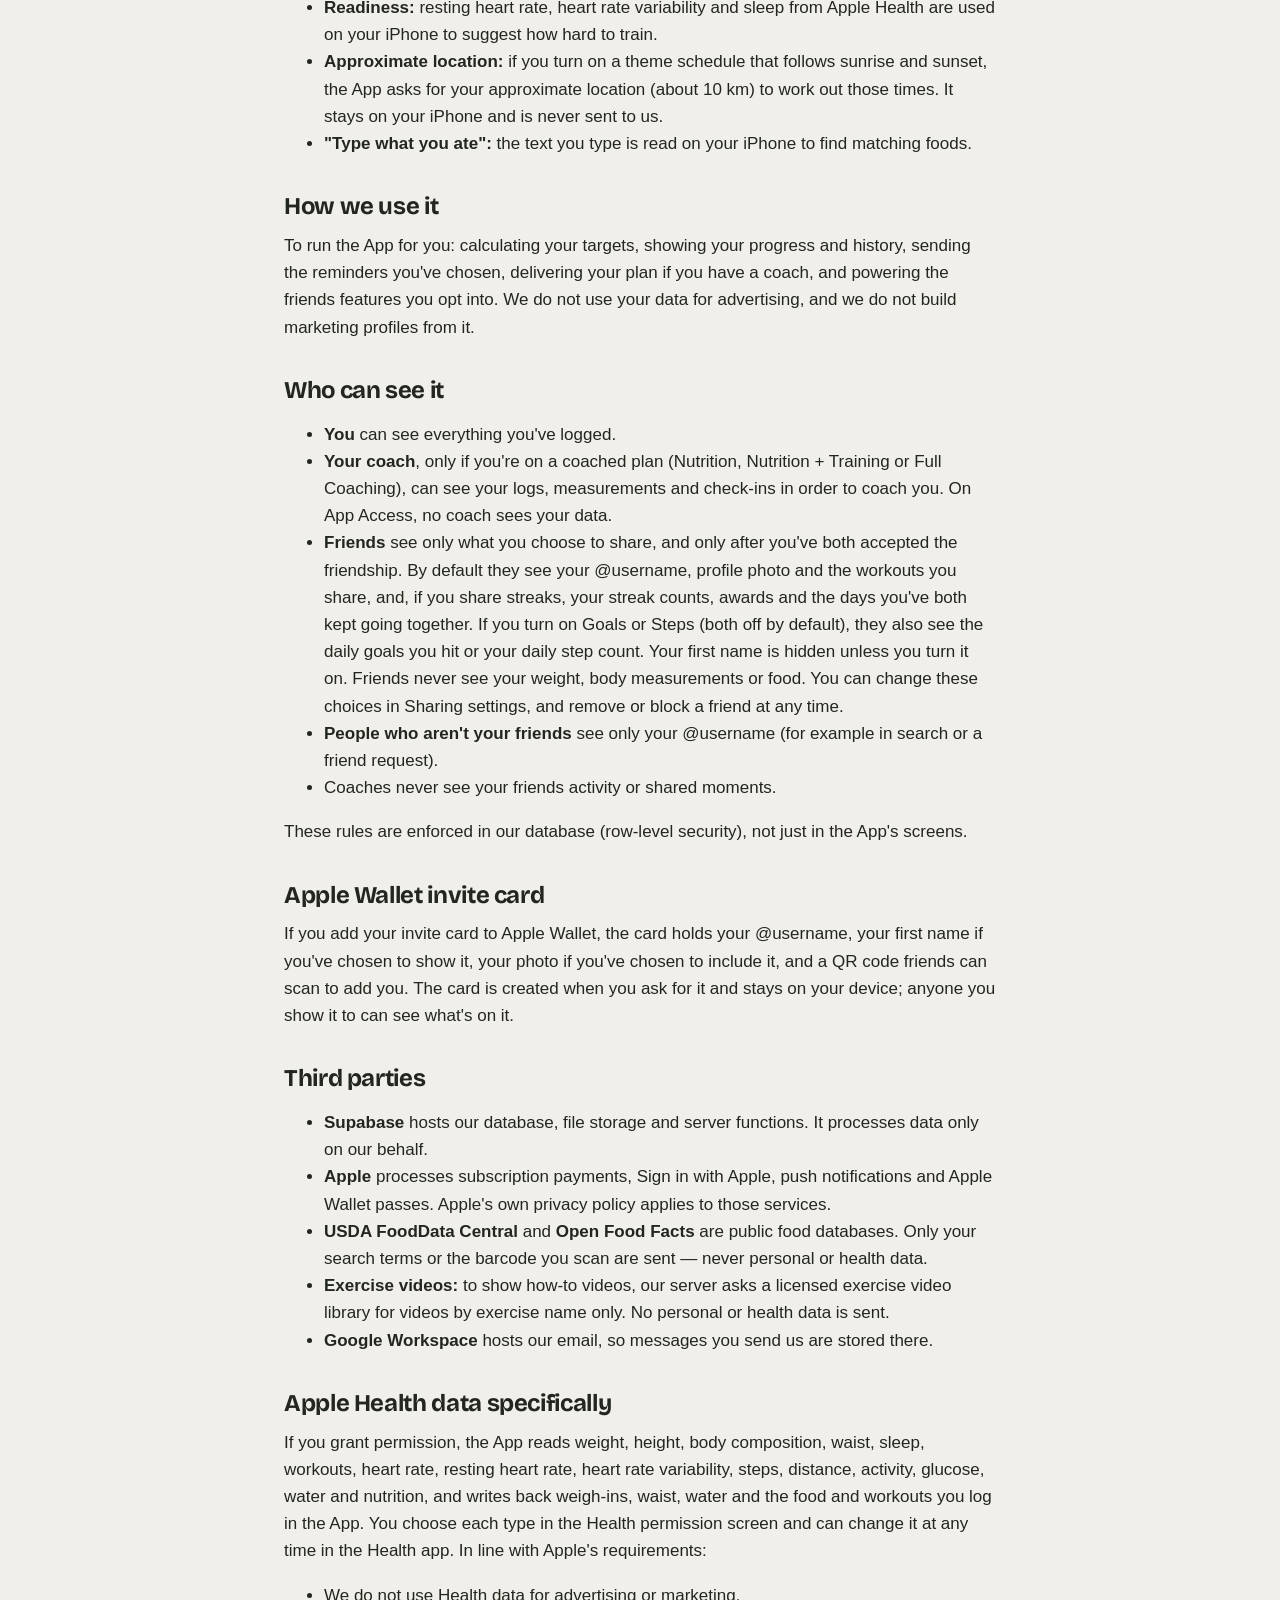
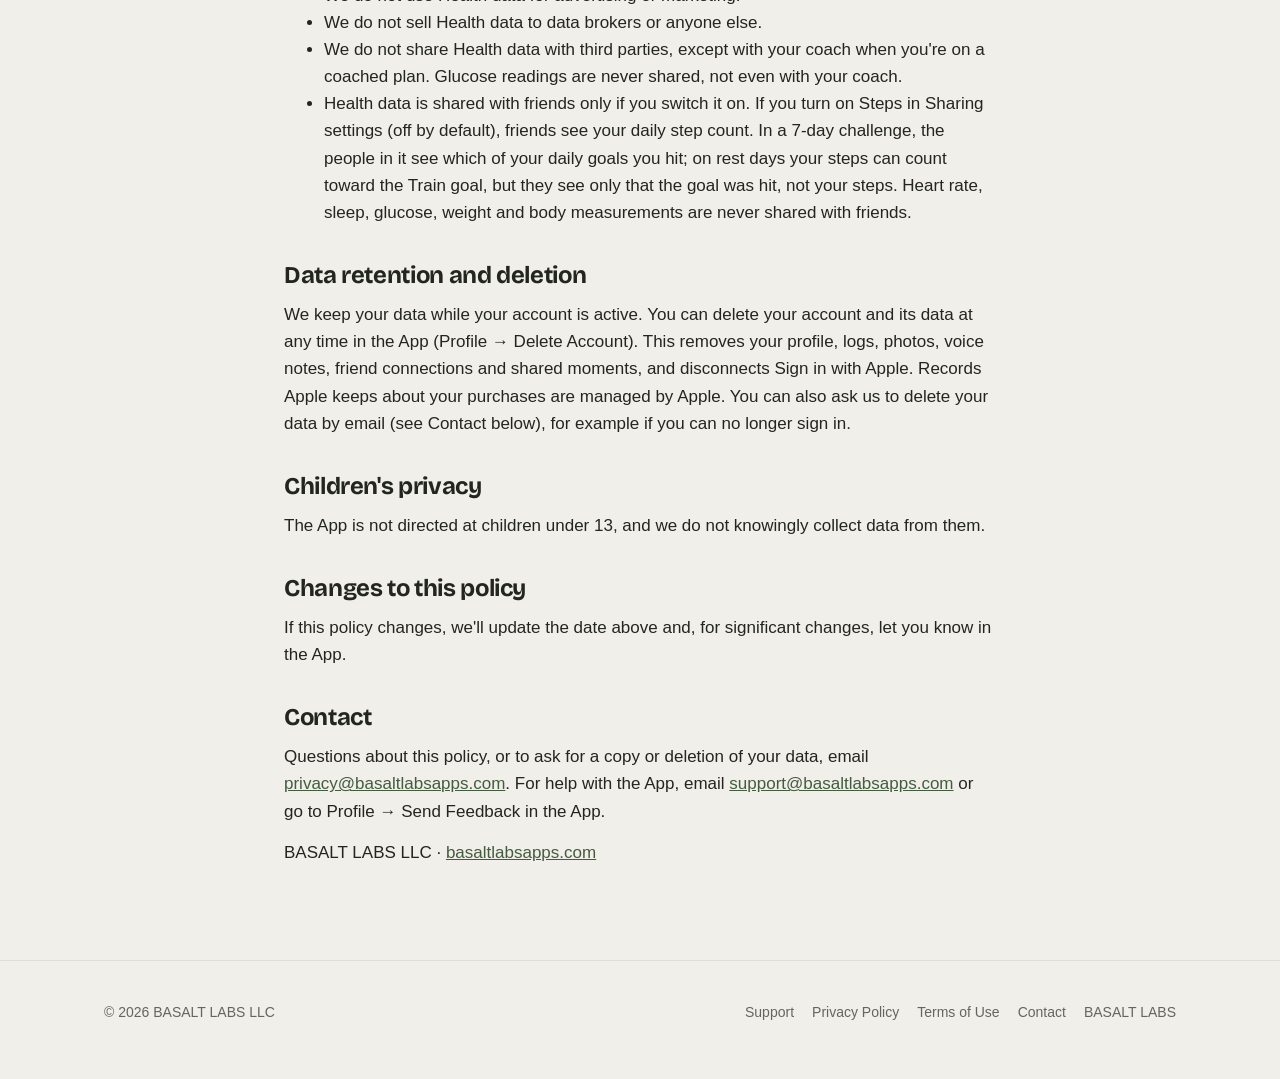
<file: fuel-and-frame/privacy/index.html>
<!doctype html>
<html lang="en">
<head>
<meta charset="utf-8">
<title>Fuel &amp; Frame</title>
<meta name="viewport" content="width=device-width, initial-scale=1">
<link rel="canonical" href="https://www.basaltlabsapps.com/privacy/">
<meta http-equiv="refresh" content="0; url=/privacy/">
<meta name="robots" content="noindex">
</head>
<body>
<p>This page has moved. <a href="/privacy/">Continue to Fuel &amp; Frame</a>.</p>
</body>
</html>
</file>
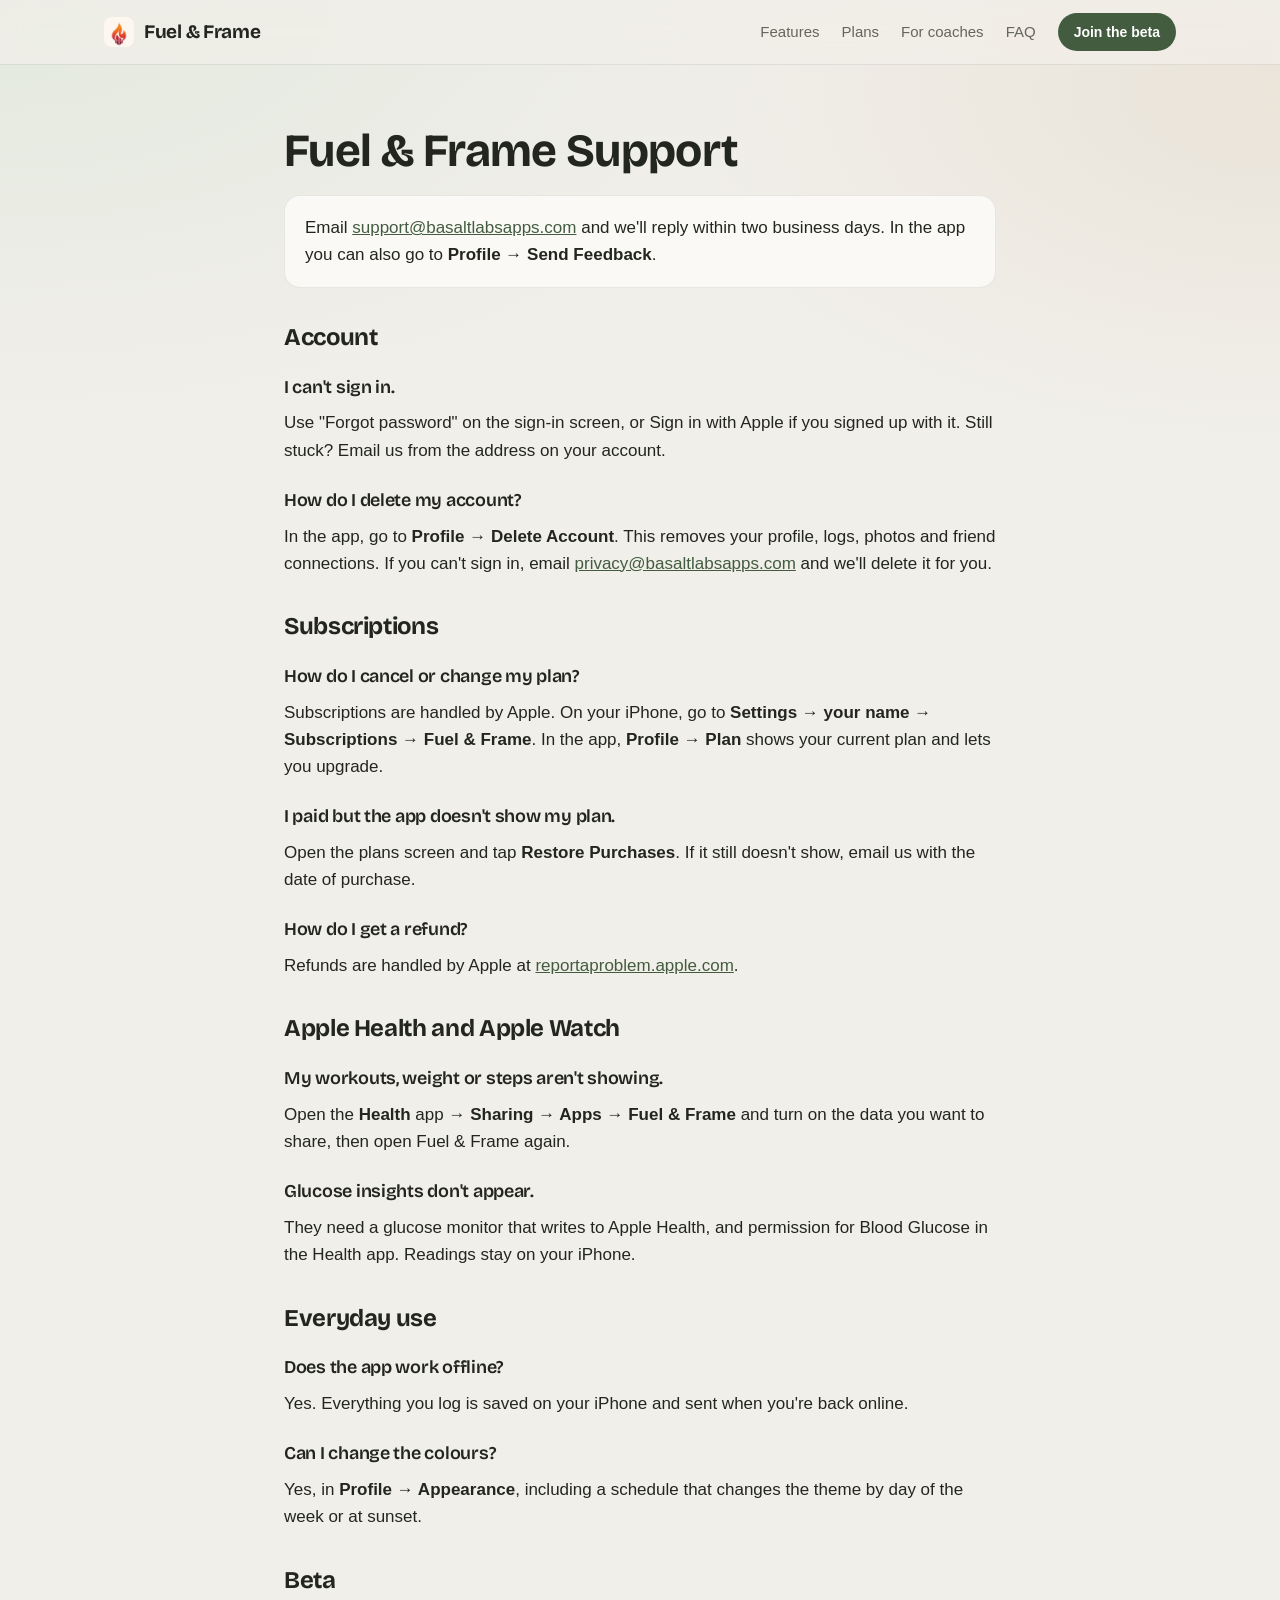
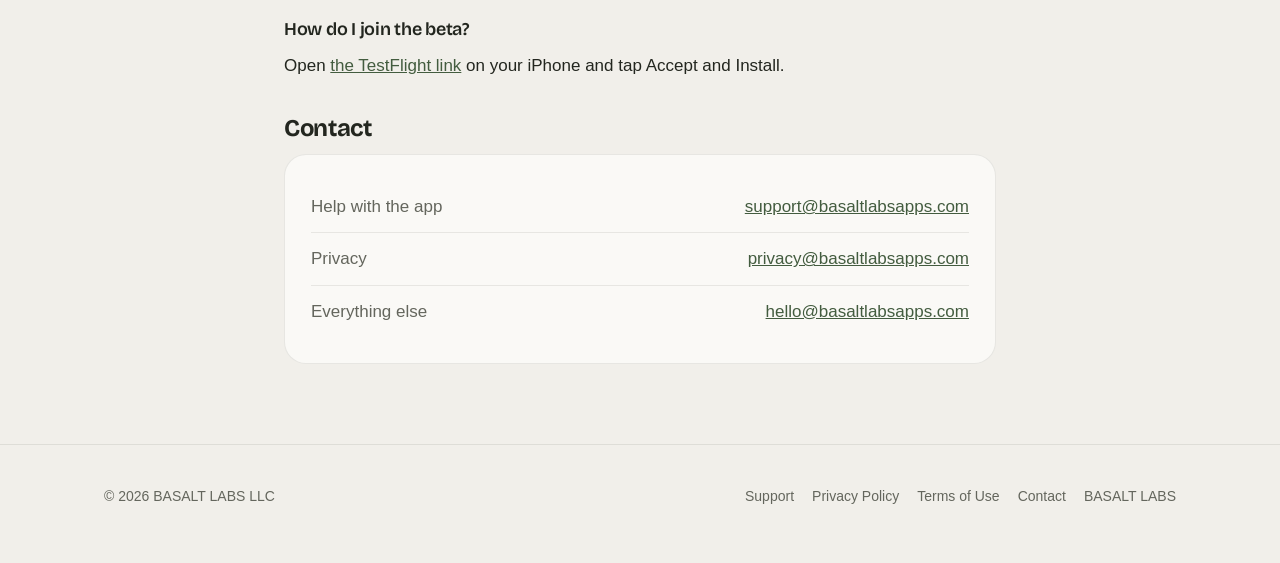
<file: fuel-and-frame/support/index.html>
<!doctype html>
<html lang="en">
<head>
<meta charset="utf-8">
<title>Fuel &amp; Frame</title>
<meta name="viewport" content="width=device-width, initial-scale=1">
<link rel="canonical" href="https://www.basaltlabsapps.com/support/">
<meta http-equiv="refresh" content="0; url=/support/">
<meta name="robots" content="noindex">
</head>
<body>
<p>This page has moved. <a href="/support/">Continue to Fuel &amp; Frame</a>.</p>
</body>
</html>
</file>
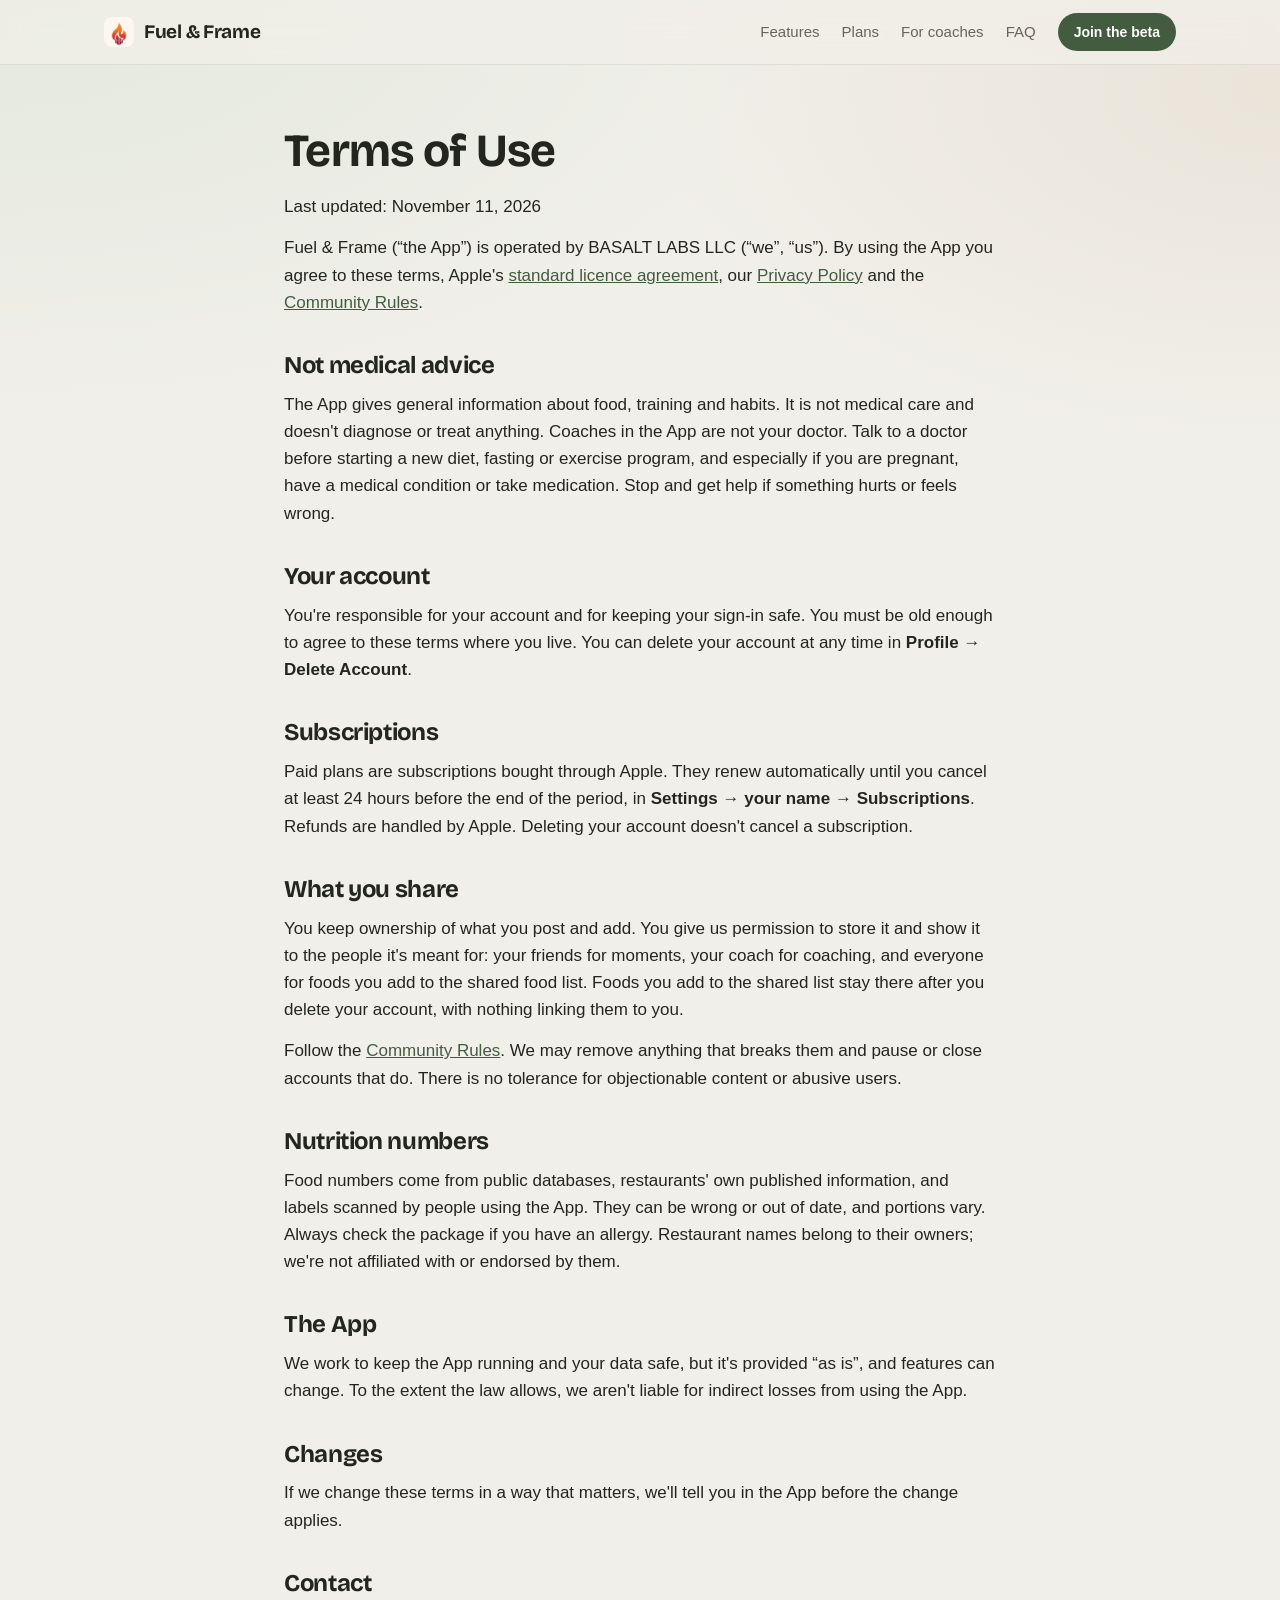
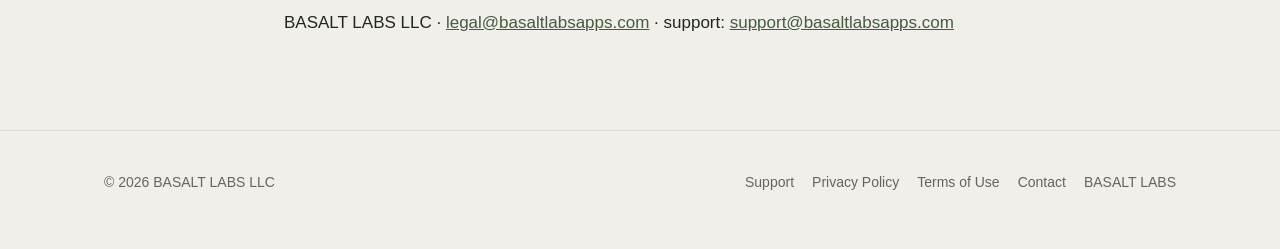
<file: fuel-and-frame/terms/index.html>
<!doctype html>
<html lang="en">
<head>
<meta charset="utf-8">
<title>Fuel &amp; Frame</title>
<meta name="viewport" content="width=device-width, initial-scale=1">
<link rel="canonical" href="https://www.basaltlabsapps.com/terms/">
<meta http-equiv="refresh" content="0; url=/terms/">
<meta name="robots" content="noindex">
</head>
<body>
<p>This page has moved. <a href="/terms/">Continue to Fuel &amp; Frame</a>.</p>
</body>
</html>
</file>
<file: styles.css>
/* Fuel & Frame — the app's Sage & Stone theme, light and dark. */
@font-face { font-family: "Bricolage"; src: url("/fonts/BricolageGrotesque-Regular.ttf") format("truetype"); font-weight: 400; font-display: swap; }
@font-face { font-family: "Bricolage"; src: url("/fonts/BricolageGrotesque-SemiBold.ttf") format("truetype"); font-weight: 600; font-display: swap; }
@font-face { font-family: "Bricolage"; src: url("/fonts/BricolageGrotesque-Bold.ttf") format("truetype"); font-weight: 700; font-display: swap; }

:root {
  --bg: #F1EFEA;
  --wash-1: #E3E9DE;
  --wash-2: #EAE4D9;
  --surface: #FAF9F6;
  --text: #23261F;
  --text-2: #64665D;
  --accent: #4F6B4A;
  --accent-deep: #435C3F;
  --on-accent: #FFFFFF;
  --calories: #C27A4A;
  --carbs: #C6A15B;
  --fat: #8E7DA8;
  --fiber: #6E93A8;
  --gold: #B08A3E;
  --hairline: rgba(35, 38, 31, 0.09);
  --shadow: 0 24px 60px rgba(35, 38, 31, 0.16);
  --radius: 22px;
}
@media (prefers-color-scheme: dark) {
  :root {
    --bg: #1A1E19;
    --wash-1: #161A15;
    --wash-2: #1F1D17;
    --surface: #22271F;
    --text: #EDEBE4;
    --text-2: #9FA396;
    --accent: #8FAE88;
    --accent-deep: #7E9D78;
    --on-accent: #161A15;
    --calories: #D48E5E;
    --carbs: #D2B06F;
    --fat: #A697C2;
    --fiber: #86A9BC;
    --gold: #D2B06F;
    --hairline: rgba(237, 235, 228, 0.09);
    --shadow: 0 24px 60px rgba(0, 0, 0, 0.45);
  }
}

* { box-sizing: border-box; }
html { -webkit-text-size-adjust: 100%; scroll-behavior: smooth; }
body {
  margin: 0;
  font-family: -apple-system, BlinkMacSystemFont, "SF Pro Text", "Segoe UI", Helvetica, Arial, sans-serif;
  font-size: 17px;
  line-height: 1.6;
  color: var(--text);
  background:
    radial-gradient(1200px 600px at 0% 0%, var(--wash-1), transparent 70%),
    radial-gradient(900px 500px at 100% 10%, var(--wash-2), transparent 70%),
    var(--bg);
  background-attachment: fixed;
}
a { color: var(--accent-deep); }
h1, h2 { text-wrap: balance; }
h1, h2, h3, .brand { font-family: "Bricolage", -apple-system, sans-serif; letter-spacing: -0.015em; }
h1 { font-size: clamp(36px, 5vw, 56px); line-height: 1.05; margin: 14px 0 18px; font-weight: 700; }
h2 { font-size: clamp(28px, 3.6vw, 40px); line-height: 1.12; margin: 0 0 12px; font-weight: 700; }
h3 { font-size: 21px; margin: 0 0 8px; font-weight: 600; }
p { margin: 0 0 14px; }
.wrap { max-width: 1120px; margin: 0 auto; padding: 0 24px; }
.eyebrow { font-size: 13px; font-weight: 700; letter-spacing: 0.14em; text-transform: uppercase; color: var(--accent); }
.lead { font-size: 20px; color: var(--text-2); max-width: 34em; }
.sub { color: var(--text-2); max-width: 40em; }
.muted { color: var(--text-2); font-size: 15px; }

/* Header */
header.site { position: sticky; top: 0; z-index: 10; backdrop-filter: saturate(160%) blur(16px); -webkit-backdrop-filter: saturate(160%) blur(16px); background: color-mix(in srgb, var(--bg) 72%, transparent); border-bottom: 1px solid var(--hairline); }
header.site .wrap { display: flex; align-items: center; justify-content: space-between; height: 64px; }
.brand { display: flex; align-items: center; gap: 10px; font-weight: 700; font-size: 19px; color: var(--text); text-decoration: none; }
.brand img { width: 30px; height: 30px; border-radius: 8px; }
nav { display: flex; align-items: center; gap: 22px; }
nav a { color: var(--text-2); text-decoration: none; font-size: 15px; }
nav a:hover, nav a[aria-current="page"] { color: var(--text); }
nav .btn { padding: 8px 16px; font-size: 14px; }
@media (max-width: 760px) { nav a:not(.btn) { display: none; } }

/* Buttons */
.btn { display: inline-flex; align-items: center; gap: 8px; padding: 13px 24px; border-radius: 999px; background: var(--accent-deep); color: var(--on-accent); font-weight: 600; font-size: 16px; text-decoration: none; border: 0; }
.btn:hover { filter: brightness(1.08); }
.btn.ghost { background: var(--surface); color: var(--text); border: 1px solid var(--hairline); }
.actions { display: flex; flex-wrap: wrap; gap: 12px; margin-top: 28px; }

/* Hero */
.hero { padding-top: 64px; padding-bottom: 40px; display: grid; grid-template-columns: 1.05fr 0.95fr; gap: 48px; align-items: center; }
.hero .note { margin-top: 16px; }
.phones { position: relative; height: 600px; }
.phone { position: absolute; width: 270px; border-radius: 40px; border: 7px solid #111; box-shadow: var(--shadow); background: #111; }
.phones .phone:nth-child(1) { left: 0; top: 50px; transform: rotate(-4deg); }
.phones .phone:nth-child(2) { right: 0; top: 0; }
@media (max-width: 900px) {
  .hero { grid-template-columns: 1fr; padding-top: 36px; }
  .phones { height: 440px; max-width: 420px; margin: 0 auto; width: 100%; }
  .phones .phone { width: min(200px, 48%); }
  .phones .phone:nth-child(1) { left: 2%; }
  .phones .phone:nth-child(2) { right: 2%; }
}

/* Rings strip */
.rings { display: flex; flex-wrap: wrap; gap: 10px; margin-top: 22px; }
.ring-chip { display: inline-flex; align-items: center; gap: 8px; padding: 7px 14px; border-radius: 999px; background: var(--surface); border: 1px solid var(--hairline); font-size: 14px; }
.ring-chip i { width: 10px; height: 10px; border-radius: 50%; display: inline-block; }

/* Sections */
section { padding: 72px 0; }
section.tight { padding: 40px 0; }
.feature { display: grid; grid-template-columns: 1fr 1fr; gap: 56px; align-items: center; }
.feature.flip .feature-text { order: 2; }
.feature-shots { display: flex; gap: 20px; justify-content: center; }
.feature-shots .phone { position: static; width: 240px; }
.feature-shots .phone + .phone { margin-top: 48px; }
.feature ul { padding-left: 0; list-style: none; margin: 18px 0 0; }
.feature li { padding: 8px 0 8px 30px; position: relative; color: var(--text); }
.feature li::before { content: ""; position: absolute; left: 4px; top: 16px; width: 10px; height: 10px; border-radius: 50%; background: var(--dot, var(--accent)); }
@media (max-width: 900px) {
  .feature { grid-template-columns: 1fr; gap: 32px; }
  .feature.flip .feature-text { order: 0; }
  .feature-shots .phone { width: 44vw; max-width: 230px; }
}

/* Cards and grids */
.card { background: var(--surface); border: 1px solid var(--hairline); border-radius: var(--radius); padding: 26px; }
.grid3 { display: grid; grid-template-columns: repeat(3, 1fr); gap: 18px; }
.grid2 { display: grid; grid-template-columns: repeat(2, 1fr); gap: 18px; }
@media (max-width: 900px) { .grid3, .grid2 { grid-template-columns: 1fr; } }
.dot { width: 12px; height: 12px; border-radius: 50%; background: var(--accent); margin-bottom: 14px; }

/* Devices band */
.devices { display: grid; grid-template-columns: 1.6fr 1fr; gap: 28px; align-items: end; }
.ipad { width: 100%; border-radius: 26px; border: 9px solid #111; box-shadow: var(--shadow); background: #111; }
.watches { display: flex; gap: 18px; justify-content: center; }
.watch { width: 150px; border-radius: 38px; border: 10px solid #111; box-shadow: var(--shadow); background: #111; }
@media (max-width: 900px) { .devices { grid-template-columns: 1fr; } }

/* Plans */
.plans { display: grid; grid-template-columns: repeat(4, 1fr); gap: 16px; align-items: stretch; }
.plan { display: flex; flex-direction: column; }
.plan.featured { border-color: var(--accent); box-shadow: 0 0 0 1px var(--accent) inset; }
.plan .price { font-family: "Bricolage", sans-serif; font-size: 36px; font-weight: 700; margin: 8px 0 0; }
.plan .price small { font-size: 15px; font-weight: 400; color: var(--text-2); font-family: -apple-system, sans-serif; }
.plan .tag { display: inline-block; font-size: 12px; font-weight: 700; letter-spacing: 0.1em; text-transform: uppercase; color: var(--accent); }
.plan ul { padding-left: 18px; margin: 16px 0 0; color: var(--text); font-size: 15px; }
.plan li { margin: 6px 0; }
@media (max-width: 1000px) { .plans { grid-template-columns: repeat(2, 1fr); } }
@media (max-width: 620px) { .plans { grid-template-columns: 1fr; } }
table.compare { width: 100%; border-collapse: collapse; font-size: 15px; }
table.compare th, table.compare td { padding: 12px 10px; border-bottom: 1px solid var(--hairline); text-align: center; }
table.compare th:first-child, table.compare td:first-child { text-align: left; }
table.compare thead th { font-size: 14px; color: var(--text-2); font-weight: 600; }
.yes { color: var(--accent); font-weight: 700; }
.no { color: var(--text-2); }
.scroll-x { overflow-x: auto; }

/* FAQ */
details { background: var(--surface); border: 1px solid var(--hairline); border-radius: 16px; padding: 4px 20px; margin-bottom: 10px; }
summary { cursor: pointer; font-weight: 600; padding: 14px 0; list-style: none; }
summary::-webkit-details-marker { display: none; }
summary::after { content: "+"; float: right; color: var(--text-2); font-weight: 400; }
details[open] summary::after { content: "–"; }
details p { color: var(--text-2); }

/* Callouts */
.band { background: var(--surface); border: 1px solid var(--hairline); border-radius: 28px; padding: 44px; }
.band.accent { background: var(--accent-deep); color: var(--on-accent); border: 0; }
.band.accent .sub, .band.accent p { color: color-mix(in srgb, var(--on-accent) 82%, transparent); }
.band.accent .btn { background: var(--on-accent); color: var(--accent-deep); }
.callout { background: var(--surface); border: 1px solid var(--hairline); border-radius: 16px; padding: 18px 20px; margin: 20px 0 28px; }

/* Docs (support, privacy) */
main.doc { max-width: 760px; padding-top: 48px; padding-bottom: 40px; }
main.doc h1 { font-size: clamp(32px, 4.6vw, 46px); }
main.doc h2 { font-size: 24px; margin-top: 36px; }
main.doc h3 { font-size: 18px; margin-top: 22px; }
main.doc p, main.doc li { color: var(--text); }
.contact-list { list-style: none; padding: 0; margin: 0; }
.contact-list li { display: flex; justify-content: space-between; gap: 16px; padding: 12px 0; border-bottom: 1px solid var(--hairline); flex-wrap: wrap; }
.contact-list li:last-child { border-bottom: 0; }
.contact-list span { color: var(--text-2); }

/* Footer */
footer.site { padding: 40px 0 56px; border-top: 1px solid var(--hairline); margin-top: 40px; color: var(--text-2); font-size: 14px; }
footer.site .wrap { display: flex; justify-content: space-between; flex-wrap: wrap; gap: 14px; }
footer.site a { color: var(--text-2); text-decoration: none; margin-left: 18px; }
footer.site a:first-child { margin-left: 0; }
footer.site a:hover { color: var(--text); }
</file>
